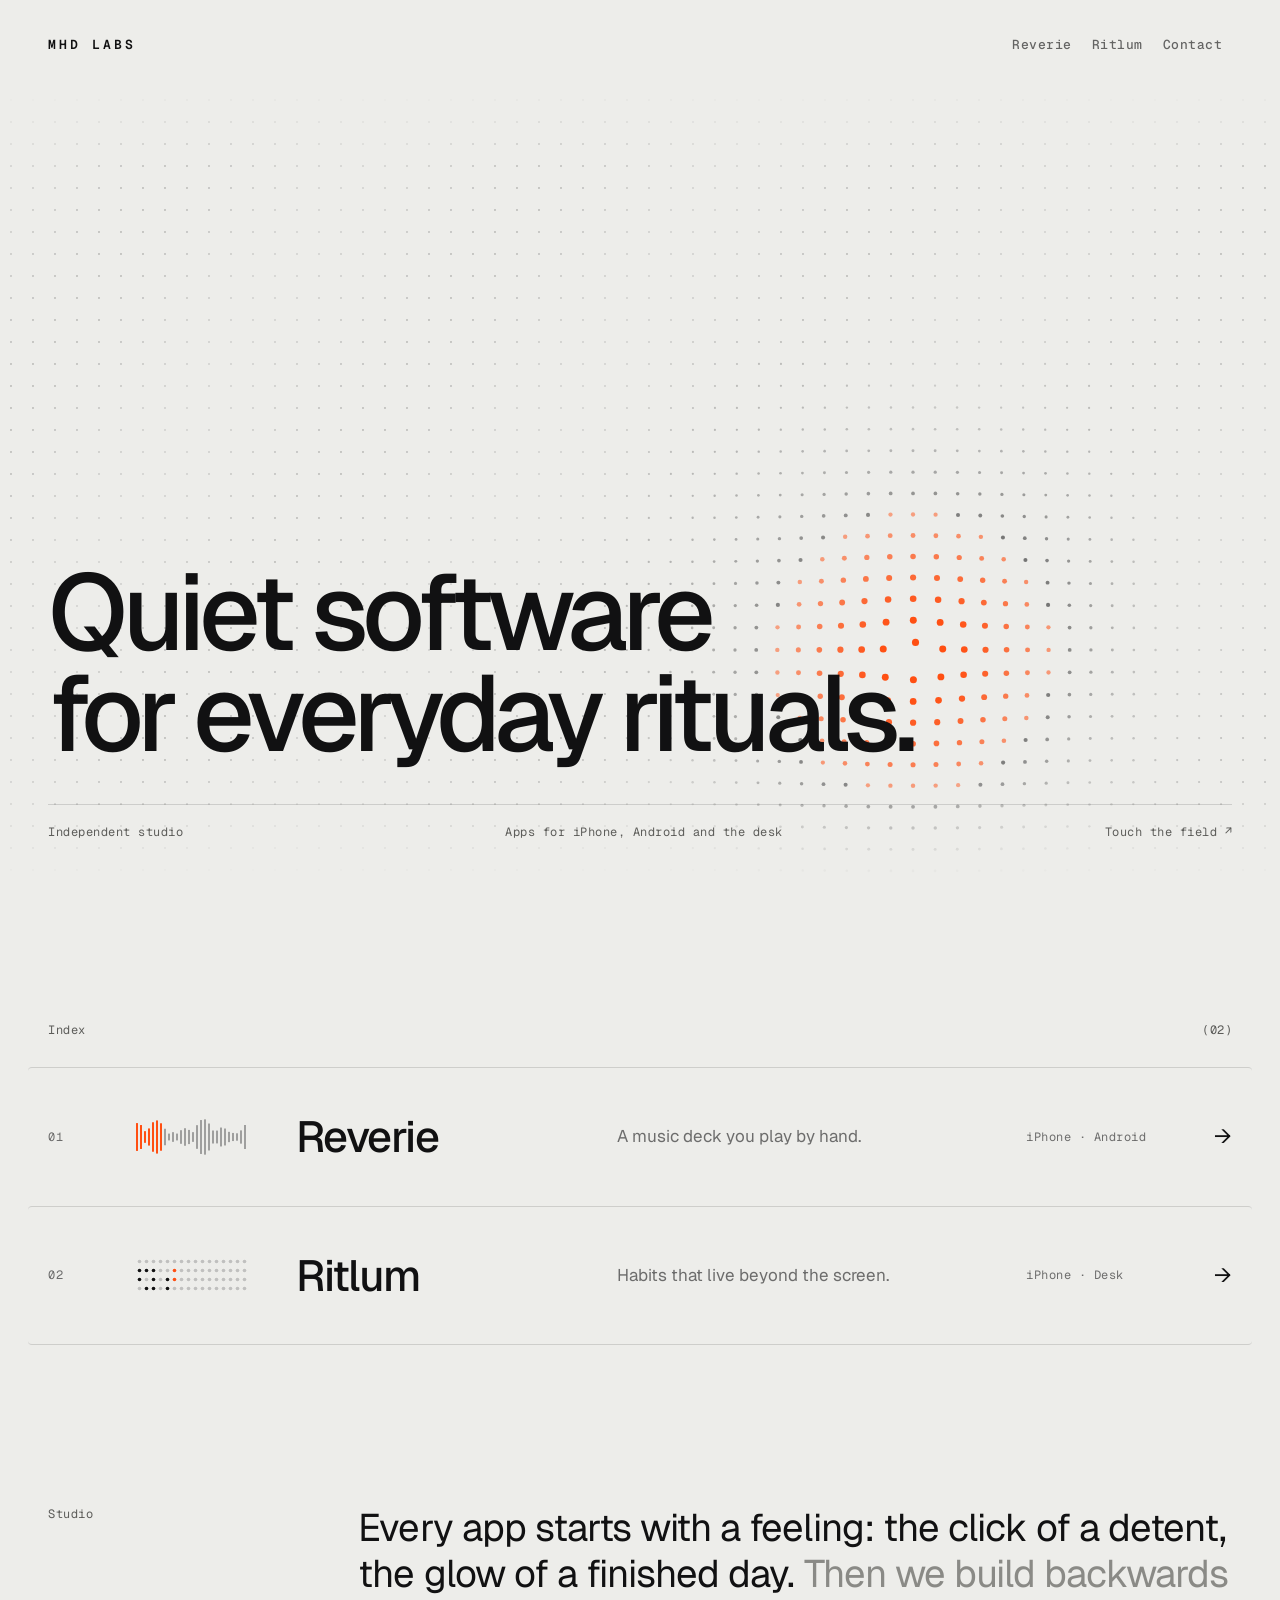
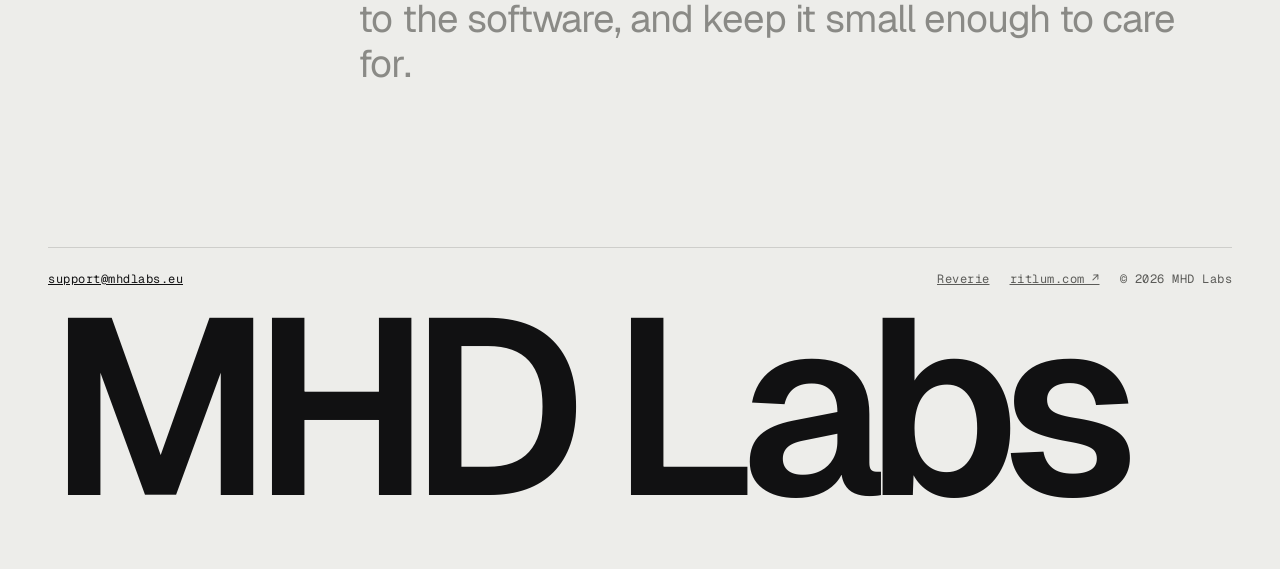
<file: index.html>
<!doctype html>
<html lang="en">
<head>
<meta charset="utf-8">
<meta name="viewport" content="width=device-width,initial-scale=1">
<title>MHD Labs</title>
<meta name="description" content="MHD Labs is an independent studio making Reverie and Ritlum.">
<link rel="preconnect" href="https://fonts.googleapis.com">
<link rel="preconnect" href="https://fonts.gstatic.com" crossorigin>
<link rel="stylesheet" href="https://fonts.googleapis.com/css2?family=Geist:wght@300..700&family=Geist+Mono:wght@400..600&display=swap">
<link rel="stylesheet" href="/style.css">
<script src="/site.js" defer></script>
</head>
<body>

<header class="wrap top">
  <a class="crumbs" href="/">MHD Labs</a>
  <nav class="nav">
    <a href="/reverie/">Reverie</a>
    <a href="/ritlum/">Ritlum</a>
    <a href="#contact">Contact</a>
  </nav>
</header>

<main>
  <section class="field-hero">
    <div class="field"><canvas data-draw="field" aria-hidden="true"></canvas></div>
    <div class="wrap">
      <h1 class="display">
        <span class="line"><span>Quiet software</span></span>
        <span class="line"><span>for everyday rituals.</span></span>
      </h1>
      <div class="hero-meta mono fade">
        <span>Independent studio</span>
        <span>Apps for iPhone, Android and the desk</span>
        <span>Touch the field ↗</span>
      </div>
    </div>
  </section>

  <section class="wrap section">
    <div class="label label-row"><span>Index</span><span>(02)</span></div>
    <div>
      <a class="row" href="/reverie/">
        <span class="mono dim">01</span>
        <span class="hide-sm"><canvas data-draw="wave" aria-hidden="true"></canvas></span>
        <span class="name">Reverie</span>
        <span class="desc dim hide-sm">A music deck you play by hand.</span>
        <span class="mono dim hide-sm">iPhone · Android</span>
        <span class="arrow" aria-hidden="true">→</span>
      </a>
      <a class="row" href="/ritlum/">
        <span class="mono dim">02</span>
        <span class="hide-sm"><canvas data-draw="grid" aria-hidden="true"></canvas></span>
        <span class="name">Ritlum</span>
        <span class="desc dim hide-sm">Habits that live beyond the screen.</span>
        <span class="mono dim hide-sm">iPhone · Desk</span>
        <span class="arrow" aria-hidden="true">→</span>
      </a>
    </div>
  </section>

  <section class="wrap statement">
    <span class="label">Studio</span>
    <div class="body">
      <p class="big">Every app starts with a feeling: the click of a detent, the glow of a finished day. <span class="soft">Then we build backwards to the software, and keep it small enough to care for.</span></p>
    </div>
  </section>
</main>

<footer id="contact" class="wrap foot">
  <div class="foot-bar mono">
    <a href="mailto:support@mhdlabs.eu" style="color: var(--ink)">support@mhdlabs.eu</a>
    <div class="links">
      <a href="/reverie/">Reverie</a>
      <a href="https://ritlum.com">ritlum.com ↗</a>
      <span>© 2026 MHD Labs</span>
    </div>
  </div>
  <div class="wordmark" aria-hidden="true">MHD Labs</div>
</footer>

</body>
</html>
</file>
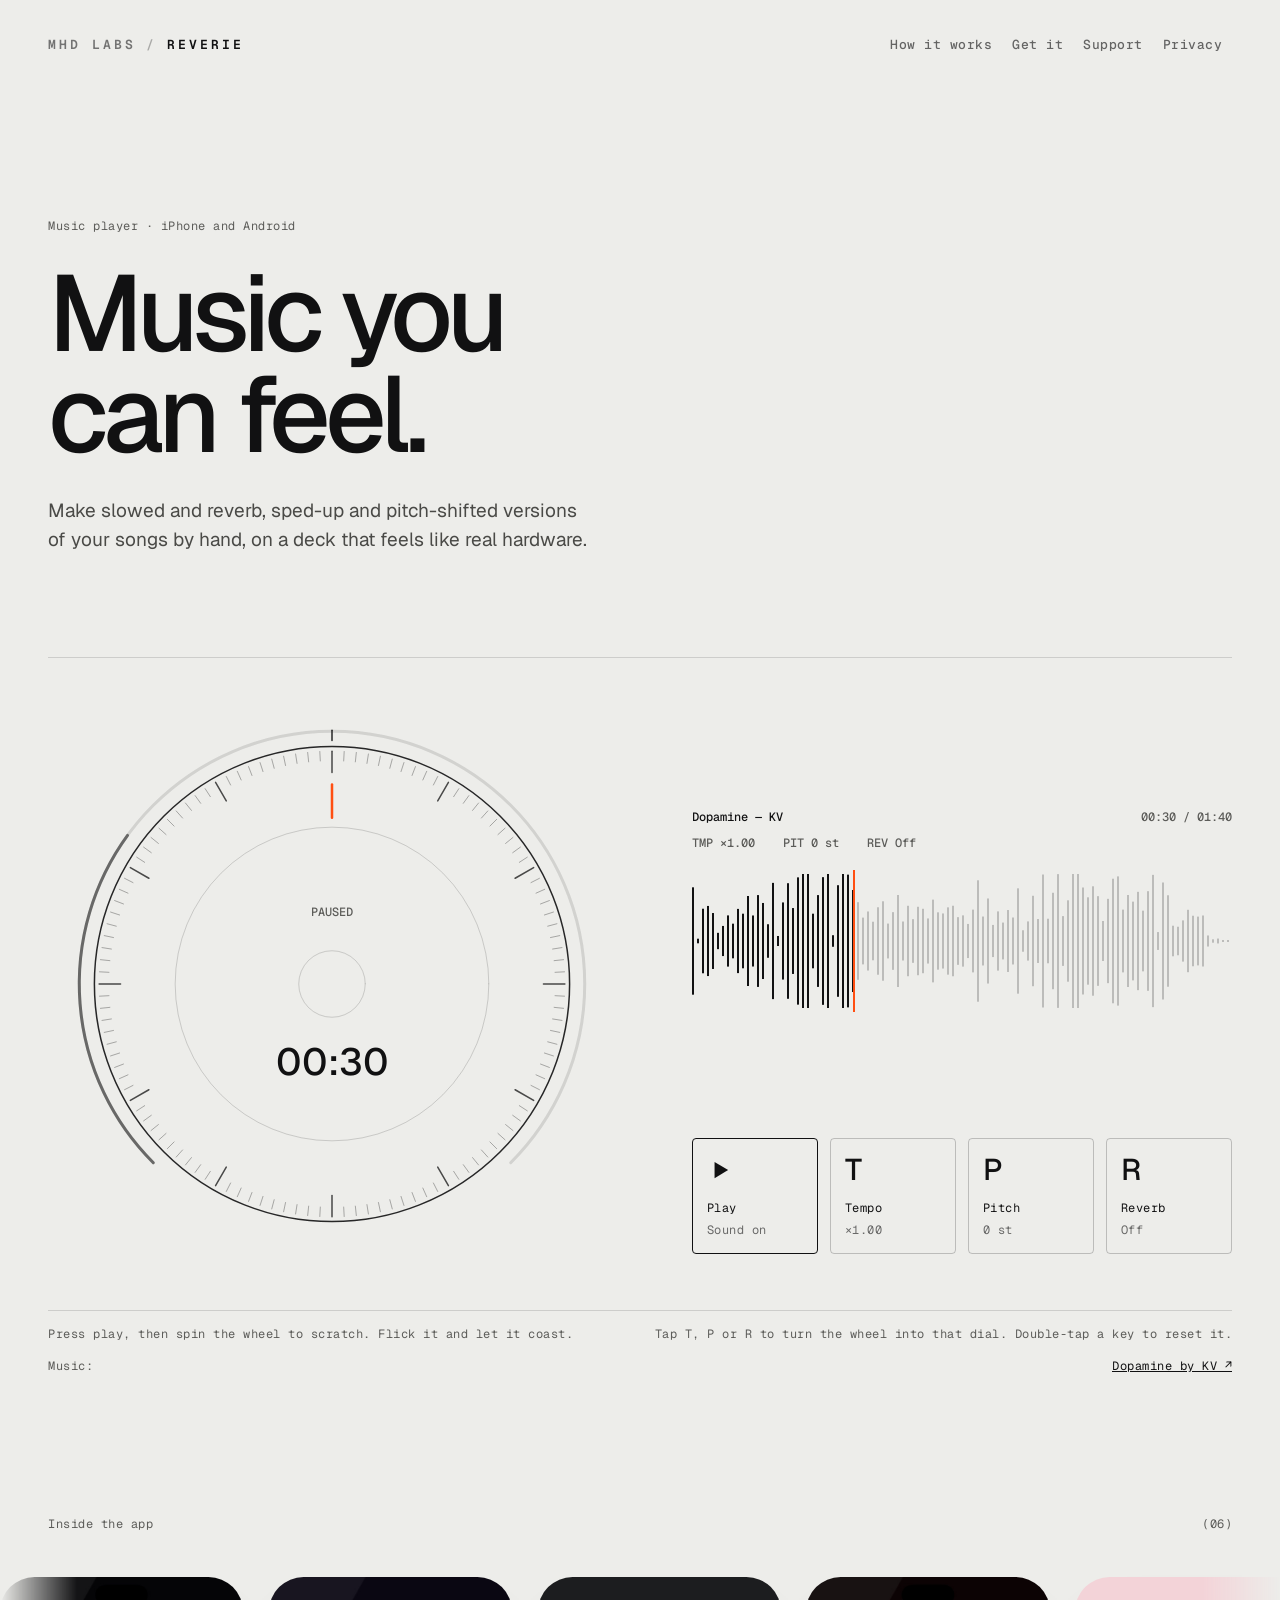
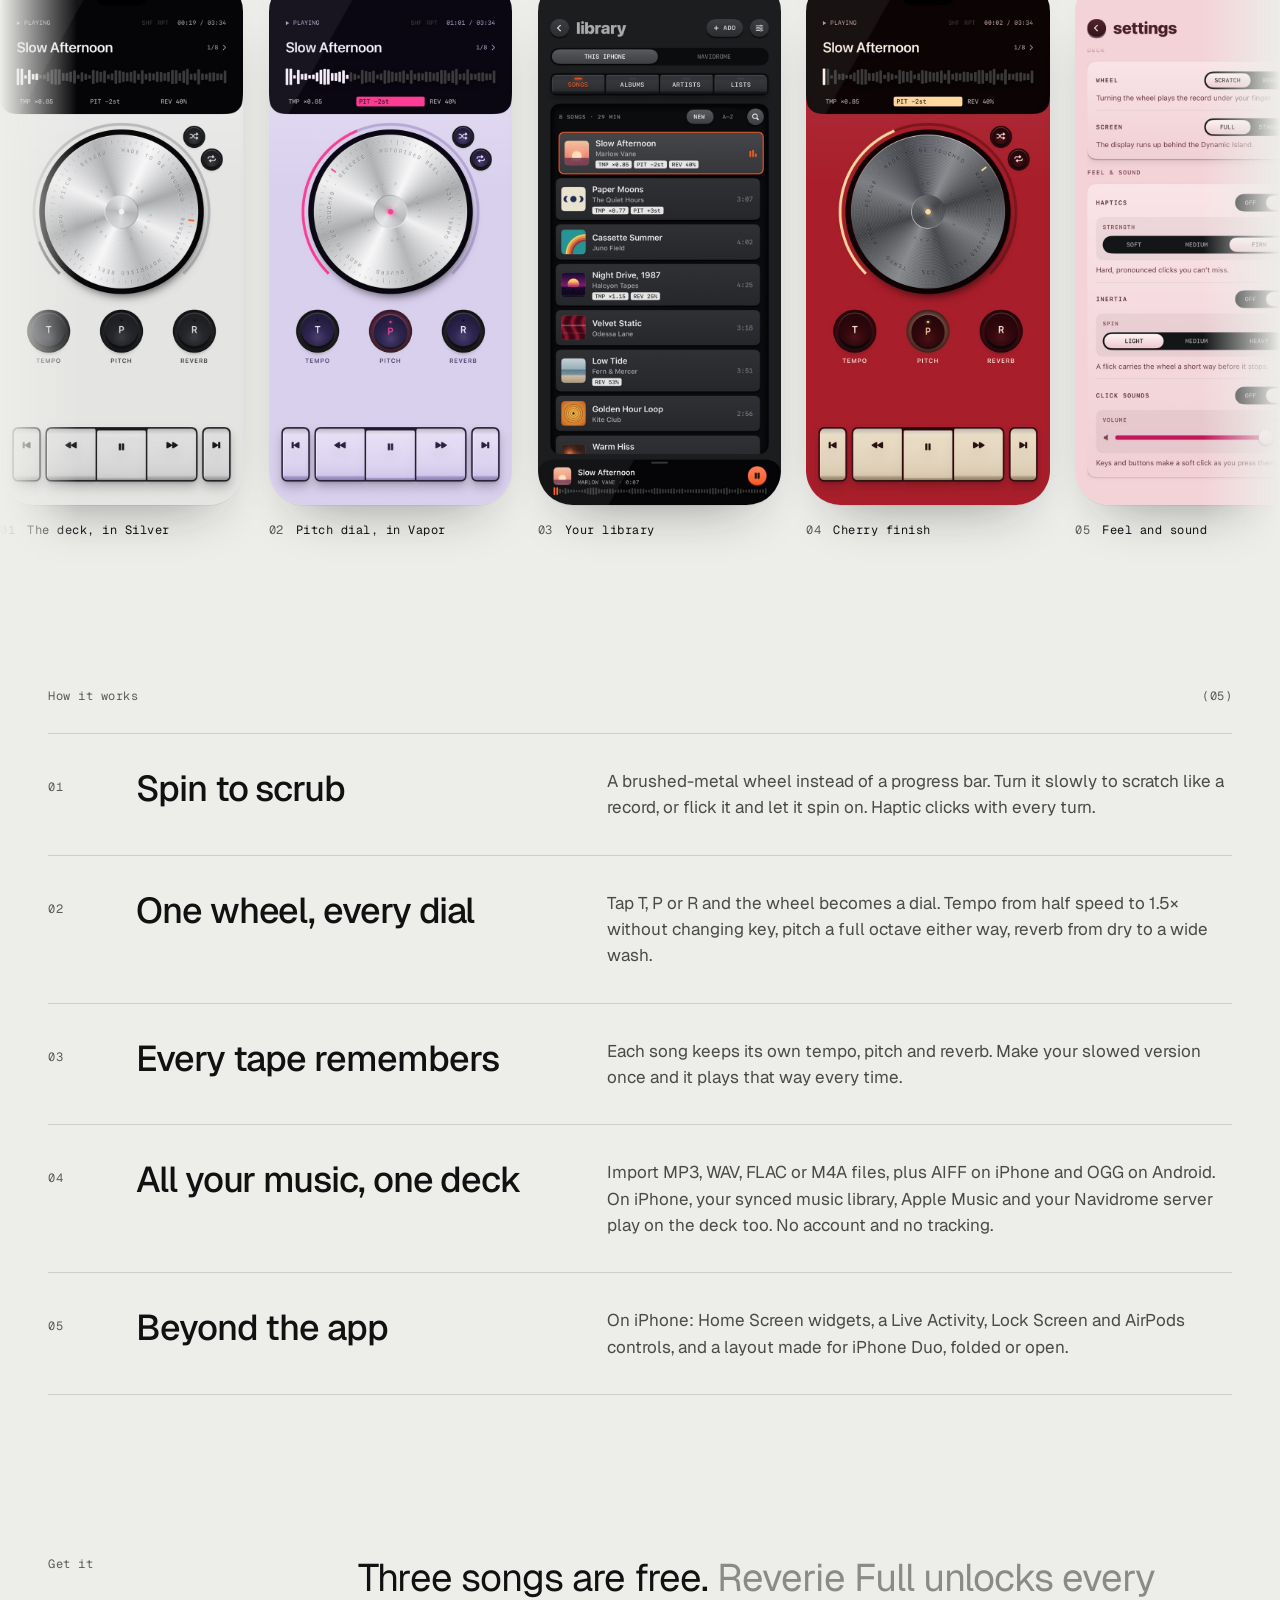
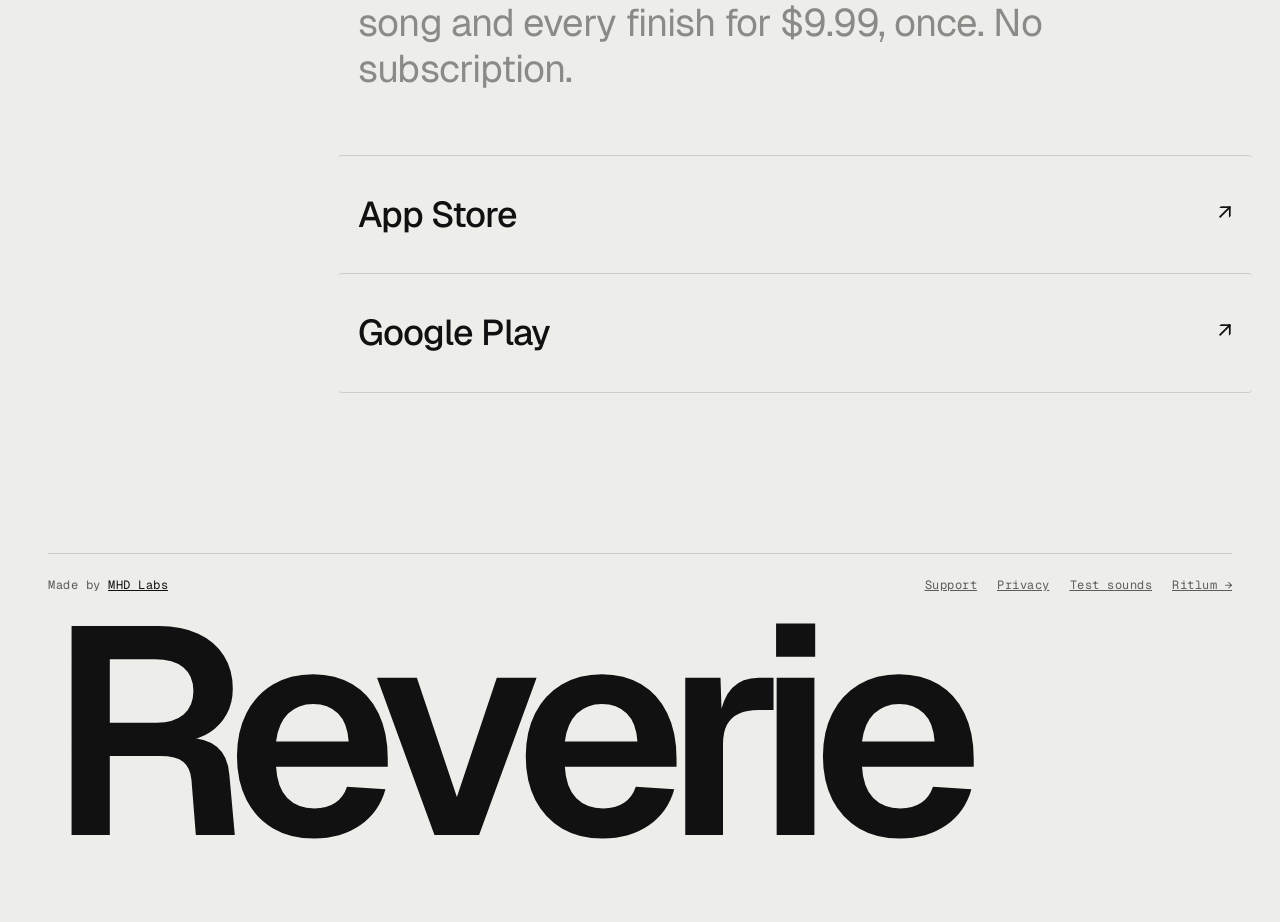
<file: reverie/index.html>
<!doctype html>
<html lang="en">
<head>
<meta charset="utf-8">
<meta name="viewport" content="width=device-width,initial-scale=1">
<title>Reverie</title>
<meta name="description" content="Reverie, music you can feel. Make slowed and reverb, sped-up and pitch-shifted versions of your songs by hand, on iPhone and Android.">
<link rel="preconnect" href="https://fonts.googleapis.com">
<link rel="preconnect" href="https://fonts.gstatic.com" crossorigin>
<link rel="stylesheet" href="https://fonts.googleapis.com/css2?family=Geist:wght@300..700&family=Geist+Mono:wght@400..600&display=swap">
<link rel="stylesheet" href="/style.css">
<script src="/site.js" defer></script>
</head>
<body>

<header class="wrap top">
  <div class="crumbs"><a class="up" href="/">MHD Labs</a><span class="sep">/</span><a href="/reverie/">Reverie</a></div>
  <nav class="nav">
    <a href="#how">How it works</a>
    <a href="#get">Get it</a>
    <a class="hide-sm" href="/reverie/support">Support</a>
    <a class="hide-sm" href="/reverie/privacy">Privacy</a>
  </nav>
</header>

<main>
  <section class="wrap hero">
    <p class="label fade">Music player · iPhone and Android</p>
    <h1 class="display">
      <span class="line"><span>Music you</span></span>
      <span class="line"><span>can feel.</span></span>
    </h1>
    <p class="lede fade">Make slowed and reverb, sped-up and pitch-shifted versions of your songs by hand, on a deck that feels like real hardware.</p>
  </section>

  <section class="wrap instrument fade" data-deck data-track="/reverie/audio/dopamine-by-kv.mp3" data-duration="101">
    <div class="deck">
      <canvas class="tape" aria-hidden="true"></canvas>
      <canvas class="wheel" data-draw="deck" tabindex="0" role="slider" aria-label="Wheel. Turn to scrub, or to set the selected dial. Space plays or pauses." aria-valuetext="Paused"></canvas>
      <div class="keys" role="group" aria-label="Deck controls">
        <button type="button" class="key play" data-play aria-pressed="false" aria-label="Play">
          <span class="k" aria-hidden="true">
            <svg class="i-play" viewBox="0 0 24 24" width="26" height="26"><path d="M7 4.5v15l12.5-7.5z" fill="currentColor"/></svg>
            <svg class="i-pause" viewBox="0 0 24 24" width="26" height="26"><path d="M6.5 4.5h4v15h-4zM13.5 4.5h4v15h-4z" fill="currentColor"/></svg>
          </span>
          <span class="mono">Play</span><output class="mono">Sound on</output>
        </button>
        <button type="button" class="key" data-mode="tempo" aria-pressed="false"><span class="k">T</span><span class="mono">Tempo</span><output class="mono"></output></button>
        <button type="button" class="key" data-mode="pitch" aria-pressed="false"><span class="k">P</span><span class="mono">Pitch</span><output class="mono"></output></button>
        <button type="button" class="key" data-mode="reverb" aria-pressed="false"><span class="k">R</span><span class="mono">Reverb</span><output class="mono"></output></button>
      </div>
    </div>
    <p class="hint mono"><span>Press play, then spin the wheel to scratch. Flick it and let it coast.</span><span>Tap T, P or R to turn the wheel into that dial. Double-tap a key to reset it.</span></p>
    <p class="hint mono">Music: <a href="https://youtube.com/c/KVmusicprod" style="color: var(--ink)">Dopamine by KV ↗</a></p>
  </section>

  <section class="section">
    <div class="wrap label label-row" style="margin-bottom: 36px"><span>Inside the app</span><span>(06)</span></div>
    <div class="reel">
      <ul class="strip">
        <li><figure class="shot"><img src="/reverie/screens/deck-silver.jpg" alt="Reverie deck in the Silver finish, playing Slow Afternoon" width="660" height="1434" loading="lazy"><figcaption class="mono"><span>01</span><span>The deck, in Silver</span></figcaption></figure></li>
        <li><figure class="shot"><img src="/reverie/screens/deck-vapor-p.jpg" alt="The wheel turned into the pitch dial, in the lilac Vapor finish" width="660" height="1434" loading="lazy"><figcaption class="mono"><span>02</span><span>Pitch dial, in Vapor</span></figcaption></figure></li>
        <li><figure class="shot"><img src="/reverie/screens/library-graphite.jpg" alt="Library of songs, each tagged with its saved tempo, pitch and reverb" width="660" height="1434" loading="lazy"><figcaption class="mono"><span>03</span><span>Your library</span></figcaption></figure></li>
        <li><figure class="shot"><img src="/reverie/screens/deck-cherry-p.jpg" alt="Reverie deck in the lacquer-red Cherry finish" width="660" height="1434" loading="lazy"><figcaption class="mono"><span>04</span><span>Cherry finish</span></figcaption></figure></li>
        <li><figure class="shot"><img src="/reverie/screens/settings-feel-sakura.jpg" alt="Settings for wheel mode, haptic strength, inertia and click sounds" width="660" height="1434" loading="lazy"><figcaption class="mono"><span>05</span><span>Feel and sound</span></figcaption></figure></li>
        <li><figure class="shot"><img src="/reverie/screens/deck-phosphor.jpg" alt="Reverie deck in the green Phosphor finish" width="660" height="1434" loading="lazy"><figcaption class="mono"><span>06</span><span>Phosphor finish</span></figcaption></figure></li>
        <li aria-hidden="true"><figure class="shot"><img src="/reverie/screens/deck-silver.jpg" alt="" width="660" height="1434" loading="lazy"><figcaption class="mono"><span>01</span><span>The deck, in Silver</span></figcaption></figure></li>
        <li aria-hidden="true"><figure class="shot"><img src="/reverie/screens/deck-vapor-p.jpg" alt="" width="660" height="1434" loading="lazy"><figcaption class="mono"><span>02</span><span>Pitch dial, in Vapor</span></figcaption></figure></li>
        <li aria-hidden="true"><figure class="shot"><img src="/reverie/screens/library-graphite.jpg" alt="" width="660" height="1434" loading="lazy"><figcaption class="mono"><span>03</span><span>Your library</span></figcaption></figure></li>
        <li aria-hidden="true"><figure class="shot"><img src="/reverie/screens/deck-cherry-p.jpg" alt="" width="660" height="1434" loading="lazy"><figcaption class="mono"><span>04</span><span>Cherry finish</span></figcaption></figure></li>
        <li aria-hidden="true"><figure class="shot"><img src="/reverie/screens/settings-feel-sakura.jpg" alt="" width="660" height="1434" loading="lazy"><figcaption class="mono"><span>05</span><span>Feel and sound</span></figcaption></figure></li>
        <li aria-hidden="true"><figure class="shot"><img src="/reverie/screens/deck-phosphor.jpg" alt="" width="660" height="1434" loading="lazy"><figcaption class="mono"><span>06</span><span>Phosphor finish</span></figcaption></figure></li>
      </ul>
    </div>
  </section>

  <section id="how" class="wrap" style="padding-top: 100px">
    <div class="label label-row"><span>How it works</span><span>(05)</span></div>
    <div>
      <div class="feat">
        <span class="num mono">01</span>
        <h3>Spin to scrub</h3>
        <p>A brushed-metal wheel instead of a progress bar. Turn it slowly to scratch like a record, or flick it and let it spin on. Haptic clicks with every turn.</p>
      </div>
      <div class="feat">
        <span class="num mono">02</span>
        <h3>One wheel, every dial</h3>
        <p>Tap T, P or R and the wheel becomes a dial. Tempo from half speed to 1.5× without changing key, pitch a full octave either way, reverb from dry to a wide wash.</p>
      </div>
      <div class="feat">
        <span class="num mono">03</span>
        <h3>Every tape remembers</h3>
        <p>Each song keeps its own tempo, pitch and reverb. Make your slowed version once and it plays that way every time.</p>
      </div>
      <div class="feat">
        <span class="num mono">04</span>
        <h3>All your music, one deck</h3>
        <p>Import MP3, WAV, FLAC or M4A files, plus AIFF on iPhone and OGG on Android. On iPhone, your synced music library, Apple Music and your Navidrome server play on the deck too. No account and no tracking.</p>
      </div>
      <div class="feat">
        <span class="num mono">05</span>
        <h3>Beyond the app</h3>
        <p>On iPhone: Home Screen widgets, a Live Activity, Lock Screen and AirPods controls, and a layout made for iPhone Duo, folded or open.</p>
      </div>
    </div>
  </section>

  <section id="get" class="wrap statement">
    <span class="label">Get it</span>
    <div class="body">
      <p class="big">Three songs are free. <span class="soft">Reverie Full unlocks every song and every finish for $9.99, once. No subscription.</span></p>
      <div class="go-list">
        <a class="go" href="https://apps.apple.com/app/id6829723858"><span>App Store</span><span class="arrow" aria-hidden="true">↗</span></a>
        <a class="go" href="https://play.google.com/store/apps/details?id=com.mhd3v.reverie"><span>Google Play</span><span class="arrow" aria-hidden="true">↗</span></a>
      </div>
    </div>
  </section>
</main>

<footer class="wrap foot">
  <div class="foot-bar mono">
    <span>Made by <a href="/" style="color: var(--ink)">MHD Labs</a></span>
    <div class="links">
      <a href="/reverie/support">Support</a>
      <a href="/reverie/privacy">Privacy</a>
      <a href="/reverie/samples/">Test sounds</a>
      <a href="/ritlum/">Ritlum →</a>
    </div>
  </div>
  <div class="wordmark app" aria-hidden="true">Reverie</div>
</footer>

</body>
</html>
</file>
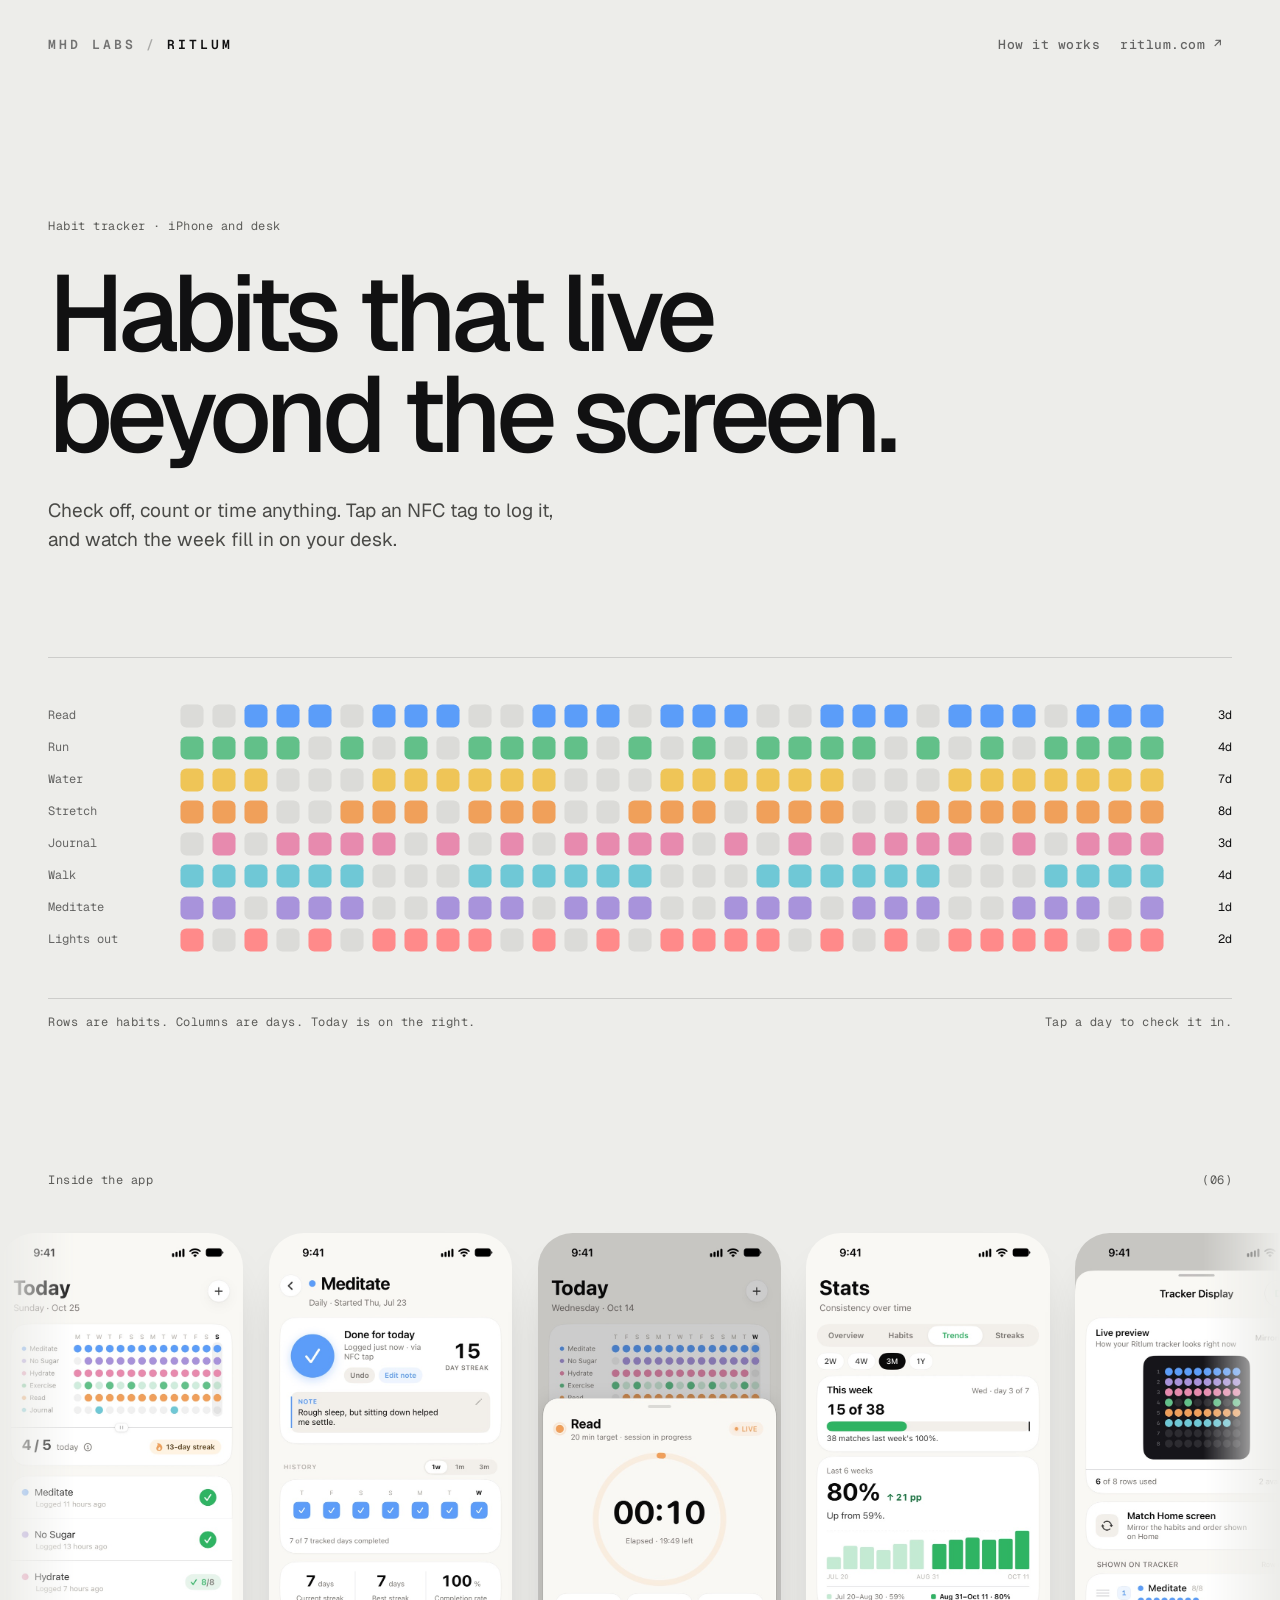
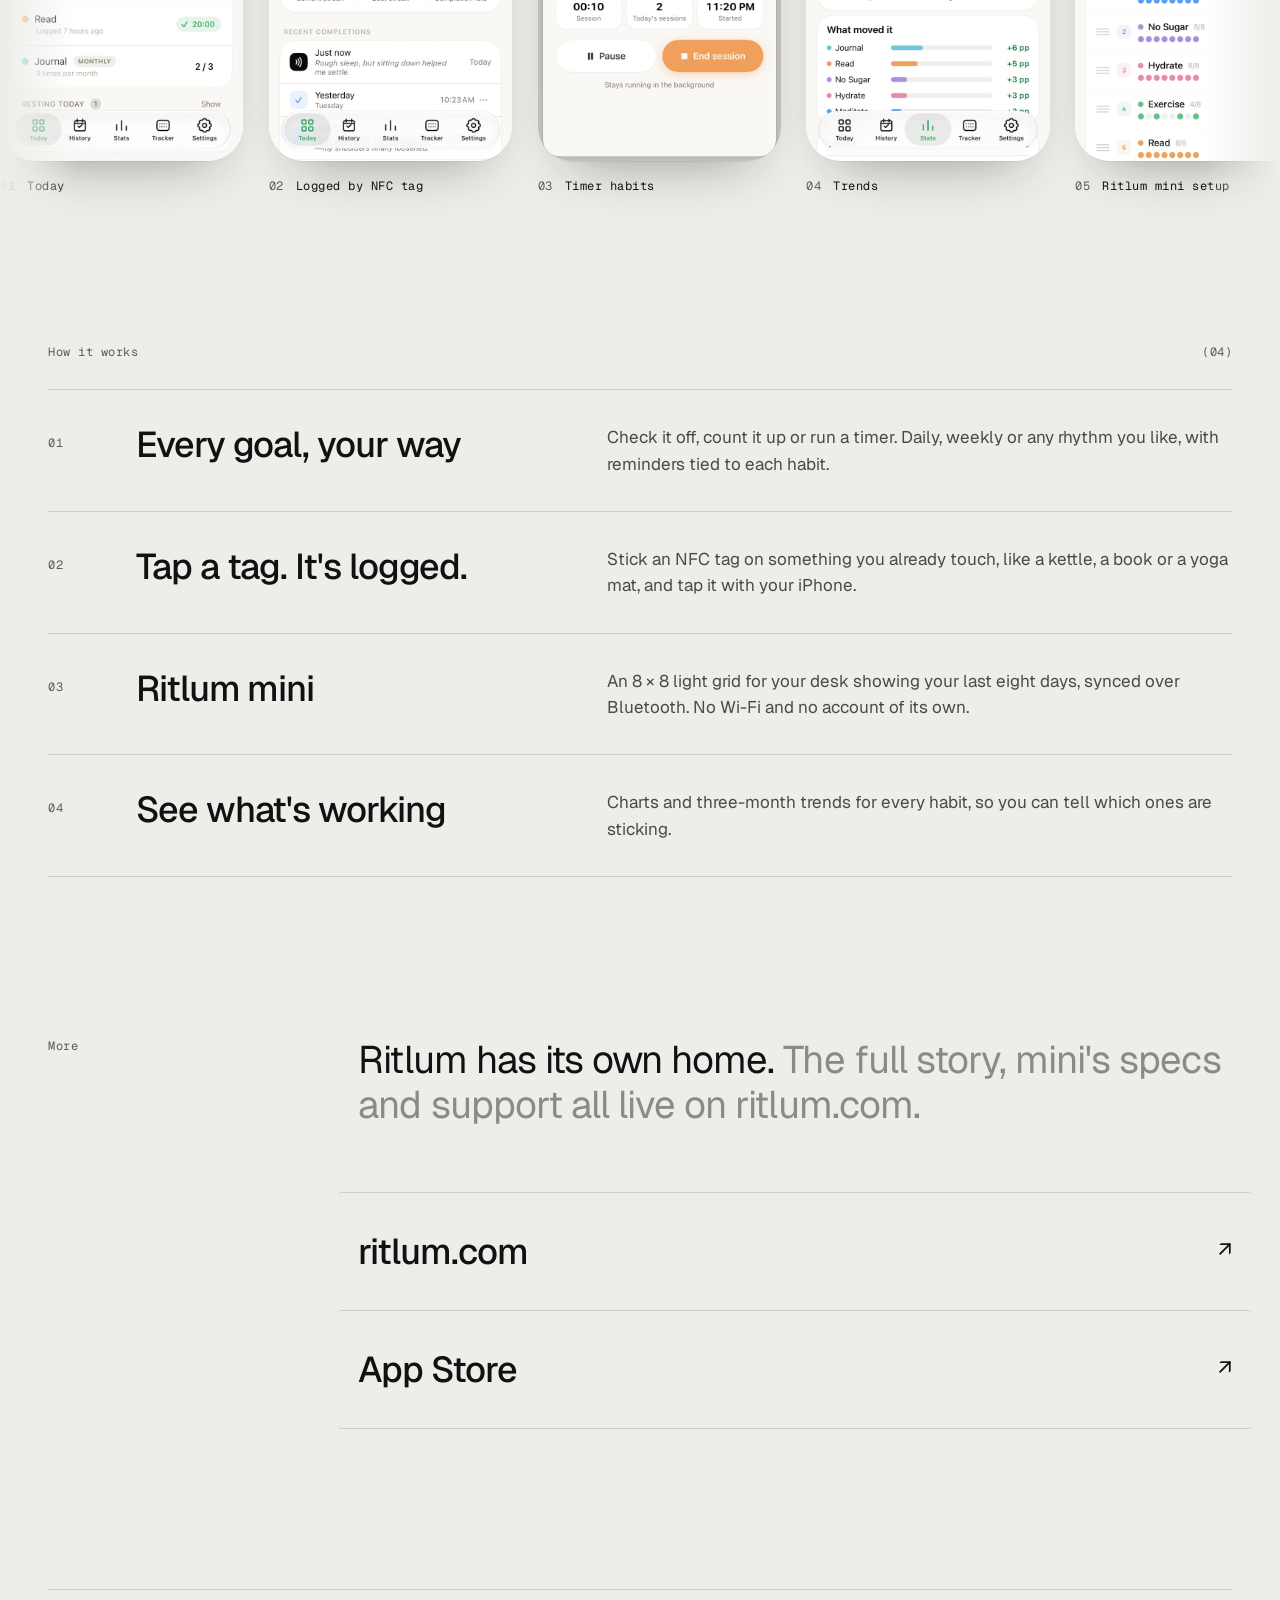
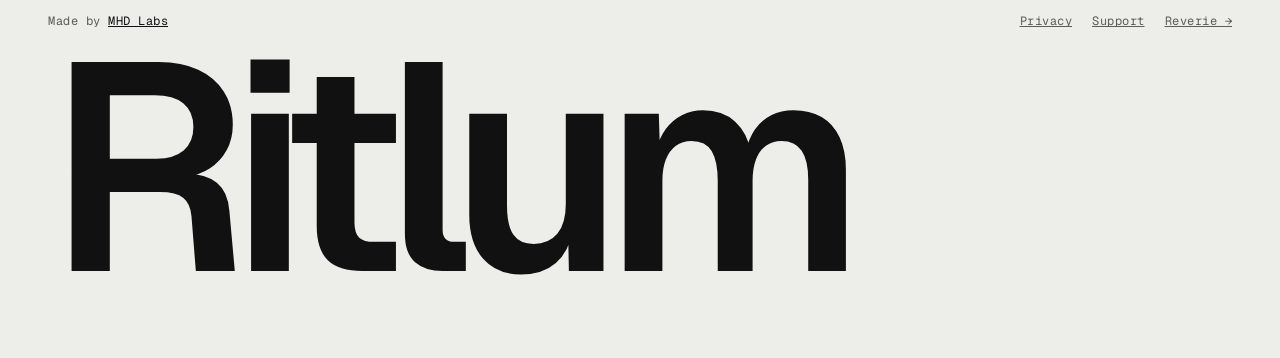
<file: ritlum/index.html>
<!doctype html>
<html lang="en">
<head>
<meta charset="utf-8">
<meta name="viewport" content="width=device-width,initial-scale=1">
<title>Ritlum</title>
<meta name="description" content="Ritlum is a habit tracker for iPhone with NFC check-ins and Ritlum mini, a light grid for your desk.">
<link rel="preconnect" href="https://fonts.googleapis.com">
<link rel="preconnect" href="https://fonts.gstatic.com" crossorigin>
<link rel="stylesheet" href="https://fonts.googleapis.com/css2?family=Geist:wght@300..700&family=Geist+Mono:wght@400..600&display=swap">
<link rel="stylesheet" href="/style.css">
<script src="/site.js" defer></script>
</head>
<body>

<header class="wrap top">
  <div class="crumbs"><a class="up" href="/">MHD Labs</a><span class="sep">/</span><a href="/ritlum/">Ritlum</a></div>
  <nav class="nav">
    <a href="#how">How it works</a>
    <a href="https://ritlum.com">ritlum.com ↗</a>
  </nav>
</header>

<main>
  <section class="wrap hero">
    <p class="label fade">Habit tracker · iPhone and desk</p>
    <h1 class="display">
      <span class="line"><span>Habits that live</span></span>
      <span class="line"><span>beyond the screen.</span></span>
    </h1>
    <p class="lede fade">Check off, count or time anything. Tap an NFC tag to log it, and watch the week fill in on your desk.</p>
  </section>

  <section class="wrap instrument fade">
    <div class="frame"><canvas class="habits" data-draw="habits" role="img" aria-label="Interactive habit grid. Rows are habits, columns are days. Tap a day to check it in."></canvas></div>
    <p class="hint mono"><span>Rows are habits. Columns are days. Today is on the right.</span><span>Tap a day to check it in.</span></p>
  </section>

  <section class="section">
    <div class="wrap label label-row" style="margin-bottom: 36px"><span>Inside the app</span><span>(06)</span></div>
    <div class="reel">
      <ul class="strip">
        <li><figure class="shot"><img src="/ritlum/screens/today-light.jpg" alt="Today screen with a week of habits as a dot grid and today's check-ins" width="660" height="1435" loading="lazy"><figcaption class="mono"><span>01</span><span>Today</span></figcaption></figure></li>
        <li><figure class="shot"><img src="/ritlum/screens/meditate-nfc-logged.jpg" alt="Meditate habit logged by tapping an NFC tag, with a 15 day streak" width="660" height="1435" loading="lazy"><figcaption class="mono"><span>02</span><span>Logged by NFC tag</span></figcaption></figure></li>
        <li><figure class="shot"><img src="/ritlum/screens/read-timer.jpg" alt="A running 20 minute reading timer" width="660" height="1435" loading="lazy"><figcaption class="mono"><span>03</span><span>Timer habits</span></figcaption></figure></li>
        <li><figure class="shot"><img src="/ritlum/screens/stats-trends.jpg" alt="Trends showing completion rising to 80 percent over eight weeks" width="660" height="1435" loading="lazy"><figcaption class="mono"><span>04</span><span>Trends</span></figcaption></figure></li>
        <li><figure class="shot"><img src="/ritlum/screens/tracker-display.jpg" alt="Tracker Display settings with a live preview of Ritlum mini" width="660" height="1435" loading="lazy"><figcaption class="mono"><span>05</span><span>Ritlum mini setup</span></figcaption></figure></li>
        <li><figure class="shot"><img src="/ritlum/screens/today-dark.jpg" alt="Today screen in dark mode" width="660" height="1435" loading="lazy"><figcaption class="mono"><span>06</span><span>Today, after dark</span></figcaption></figure></li>
        <li aria-hidden="true"><figure class="shot"><img src="/ritlum/screens/today-light.jpg" alt="" width="660" height="1435" loading="lazy"><figcaption class="mono"><span>01</span><span>Today</span></figcaption></figure></li>
        <li aria-hidden="true"><figure class="shot"><img src="/ritlum/screens/meditate-nfc-logged.jpg" alt="" width="660" height="1435" loading="lazy"><figcaption class="mono"><span>02</span><span>Logged by NFC tag</span></figcaption></figure></li>
        <li aria-hidden="true"><figure class="shot"><img src="/ritlum/screens/read-timer.jpg" alt="" width="660" height="1435" loading="lazy"><figcaption class="mono"><span>03</span><span>Timer habits</span></figcaption></figure></li>
        <li aria-hidden="true"><figure class="shot"><img src="/ritlum/screens/stats-trends.jpg" alt="" width="660" height="1435" loading="lazy"><figcaption class="mono"><span>04</span><span>Trends</span></figcaption></figure></li>
        <li aria-hidden="true"><figure class="shot"><img src="/ritlum/screens/tracker-display.jpg" alt="" width="660" height="1435" loading="lazy"><figcaption class="mono"><span>05</span><span>Ritlum mini setup</span></figcaption></figure></li>
        <li aria-hidden="true"><figure class="shot"><img src="/ritlum/screens/today-dark.jpg" alt="" width="660" height="1435" loading="lazy"><figcaption class="mono"><span>06</span><span>Today, after dark</span></figcaption></figure></li>
      </ul>
    </div>
  </section>

  <section id="how" class="wrap" style="padding-top: 100px">
    <div class="label label-row"><span>How it works</span><span>(04)</span></div>
    <div>
      <div class="feat">
        <span class="num mono">01</span>
        <h3>Every goal, your way</h3>
        <p>Check it off, count it up or run a timer. Daily, weekly or any rhythm you like, with reminders tied to each habit.</p>
      </div>
      <div class="feat">
        <span class="num mono">02</span>
        <h3>Tap a tag. It's logged.</h3>
        <p>Stick an NFC tag on something you already touch, like a kettle, a book or a yoga mat, and tap it with your iPhone.</p>
      </div>
      <div class="feat">
        <span class="num mono">03</span>
        <h3>Ritlum mini</h3>
        <p>An 8 × 8 light grid for your desk showing your last eight days, synced over Bluetooth. No Wi-Fi and no account of its own.</p>
      </div>
      <div class="feat">
        <span class="num mono">04</span>
        <h3>See what's working</h3>
        <p>Charts and three-month trends for every habit, so you can tell which ones are sticking.</p>
      </div>
    </div>
  </section>

  <section class="wrap statement">
    <span class="label">More</span>
    <div class="body">
      <p class="big">Ritlum has its own home. <span class="soft">The full story, mini's specs and support all live on ritlum.com.</span></p>
      <div class="go-list">
        <a class="go" href="https://ritlum.com"><span>ritlum.com</span><span class="arrow" aria-hidden="true">↗</span></a>
        <a class="go" href="https://apps.apple.com/us/app/ritlum-habit-tracker/id6788856420"><span>App Store</span><span class="arrow" aria-hidden="true">↗</span></a>
      </div>
    </div>
  </section>
</main>

<footer class="wrap foot">
  <div class="foot-bar mono">
    <span>Made by <a href="/" style="color: var(--ink)">MHD Labs</a></span>
    <div class="links">
      <a href="https://ritlum.com/privacy/">Privacy</a>
      <a href="https://ritlum.com/contact/">Support</a>
      <a href="/reverie/">Reverie →</a>
    </div>
  </div>
  <div class="wordmark app" aria-hidden="true">Ritlum</div>
</footer>

</body>
</html>
</file>
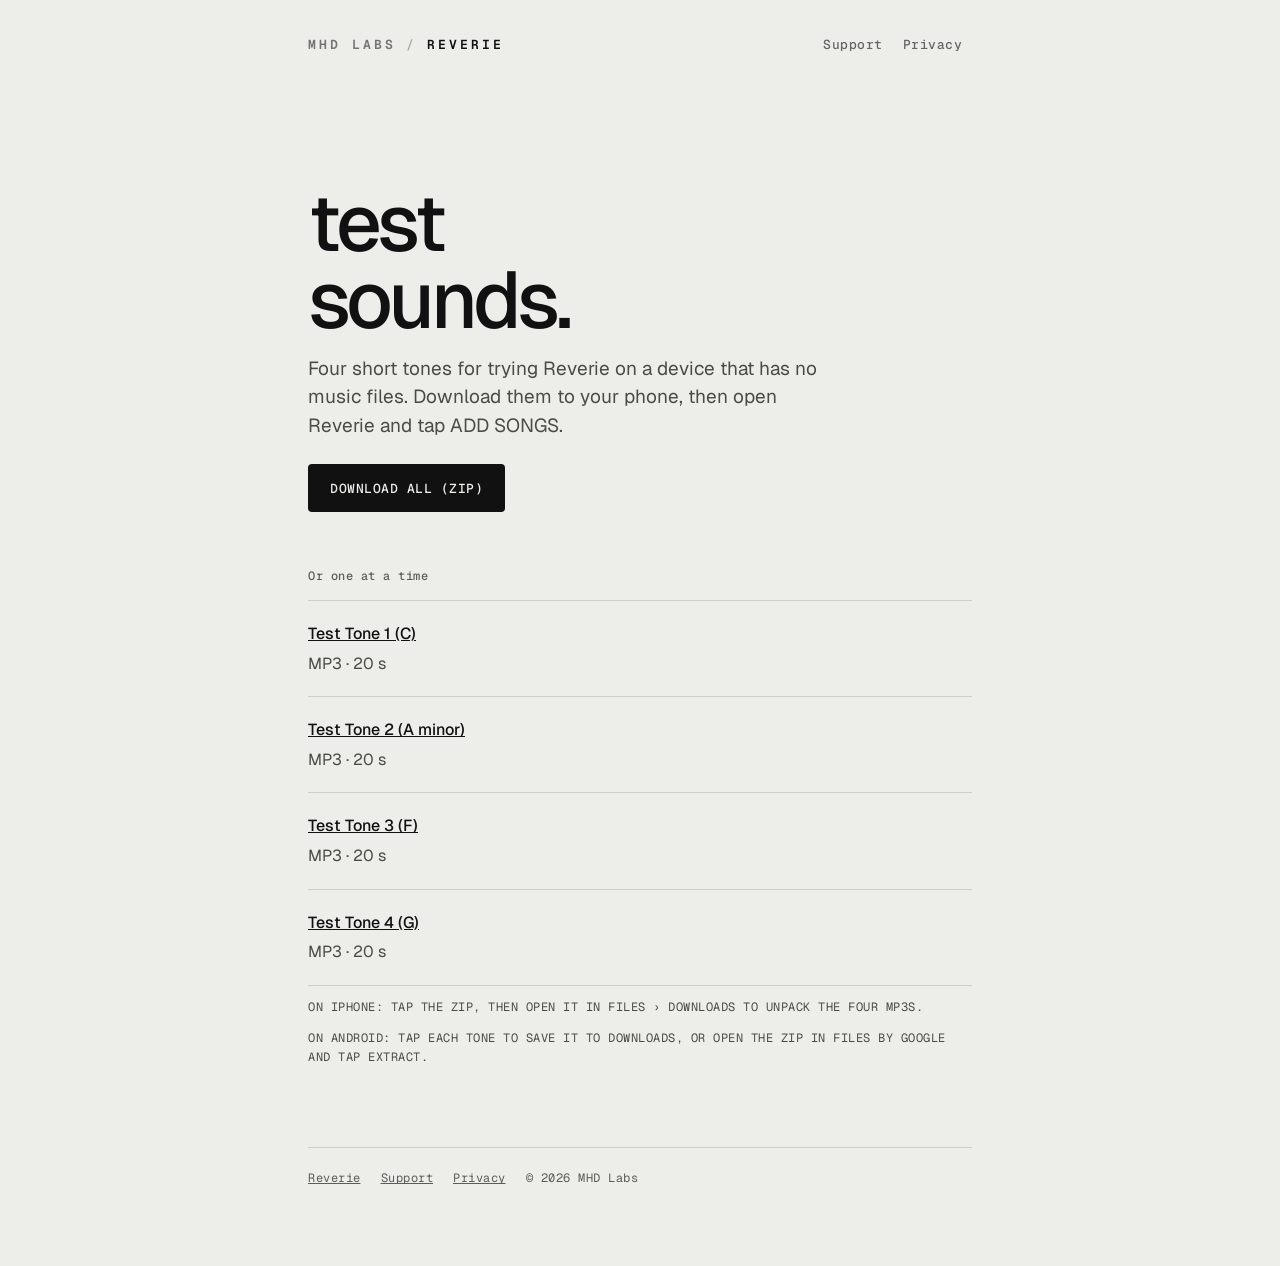
<file: reverie/samples/index.html>
<!doctype html><html lang="en"><head><meta charset="utf-8"><meta name="viewport" content="width=device-width,initial-scale=1"><link rel="preconnect" href="https://fonts.googleapis.com"><link rel="preconnect" href="https://fonts.gstatic.com" crossorigin><link rel="stylesheet" href="https://fonts.googleapis.com/css2?family=Geist:wght@300..700&family=Geist+Mono:wght@400..600&display=swap"><link rel="stylesheet" href="/style.css"><title>Reverie Test Sounds</title><meta name="description" content="Short test tones for trying Reverie."><meta name="robots" content="noindex"></head><body><main class="doc">
<header class="top"><div class="crumbs"><a class="up" href="/">MHD Labs</a><span class="sep">/</span><a href="/reverie/">Reverie</a></div><nav class="nav"><a href="/reverie/support">Support</a><a href="/reverie/privacy">Privacy</a></nav></header>
<h1>test<br><em>sounds.</em></h1>
<p class="lede">Four short tones for trying Reverie on a device that has no music files. Download them to your phone, then open Reverie and tap ADD SONGS.</p>
<a class="btn" href="/reverie/samples/reverie-test-sounds.zip">DOWNLOAD ALL (ZIP)</a>
<h2>Or one at a time</h2>
<div class="card">
<div><b><a href="/reverie/samples/reverie-test-1.mp3" download>Test Tone 1 (C)</a></b>MP3 · 20 s</div>
<div><b><a href="/reverie/samples/reverie-test-2.mp3" download>Test Tone 2 (A minor)</a></b>MP3 · 20 s</div>
<div><b><a href="/reverie/samples/reverie-test-3.mp3" download>Test Tone 3 (F)</a></b>MP3 · 20 s</div>
<div><b><a href="/reverie/samples/reverie-test-4.mp3" download>Test Tone 4 (G)</a></b>MP3 · 20 s</div>
</div>
<p class="meta">ON IPHONE: TAP THE ZIP, THEN OPEN IT IN FILES › DOWNLOADS TO UNPACK THE FOUR MP3S.</p>
<p class="meta">ON ANDROID: TAP EACH TONE TO SAVE IT TO DOWNLOADS, OR OPEN THE ZIP IN FILES BY GOOGLE AND TAP EXTRACT.</p>
<footer><a href="/reverie/">Reverie</a><a href="/reverie/support">Support</a><a href="/reverie/privacy">Privacy</a><span>© 2026 MHD Labs</span></footer></main></body></html>
</file>
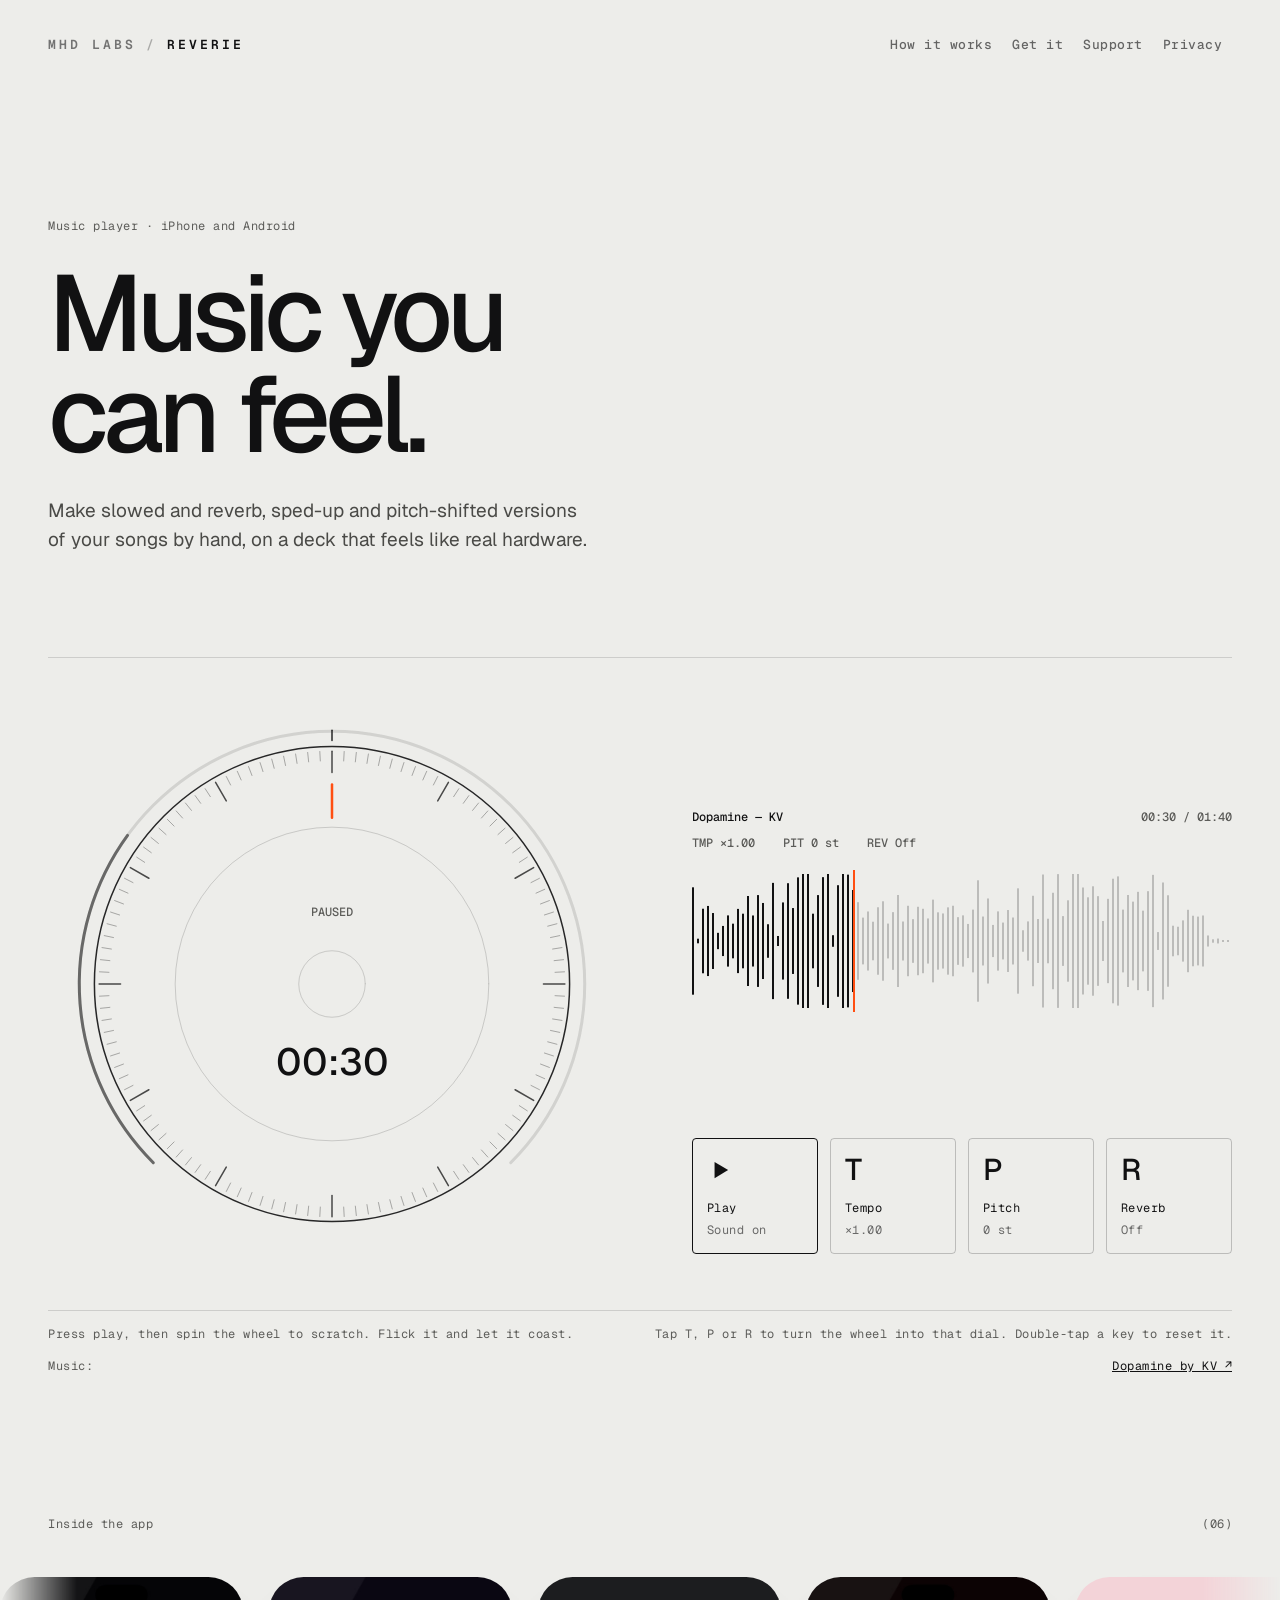
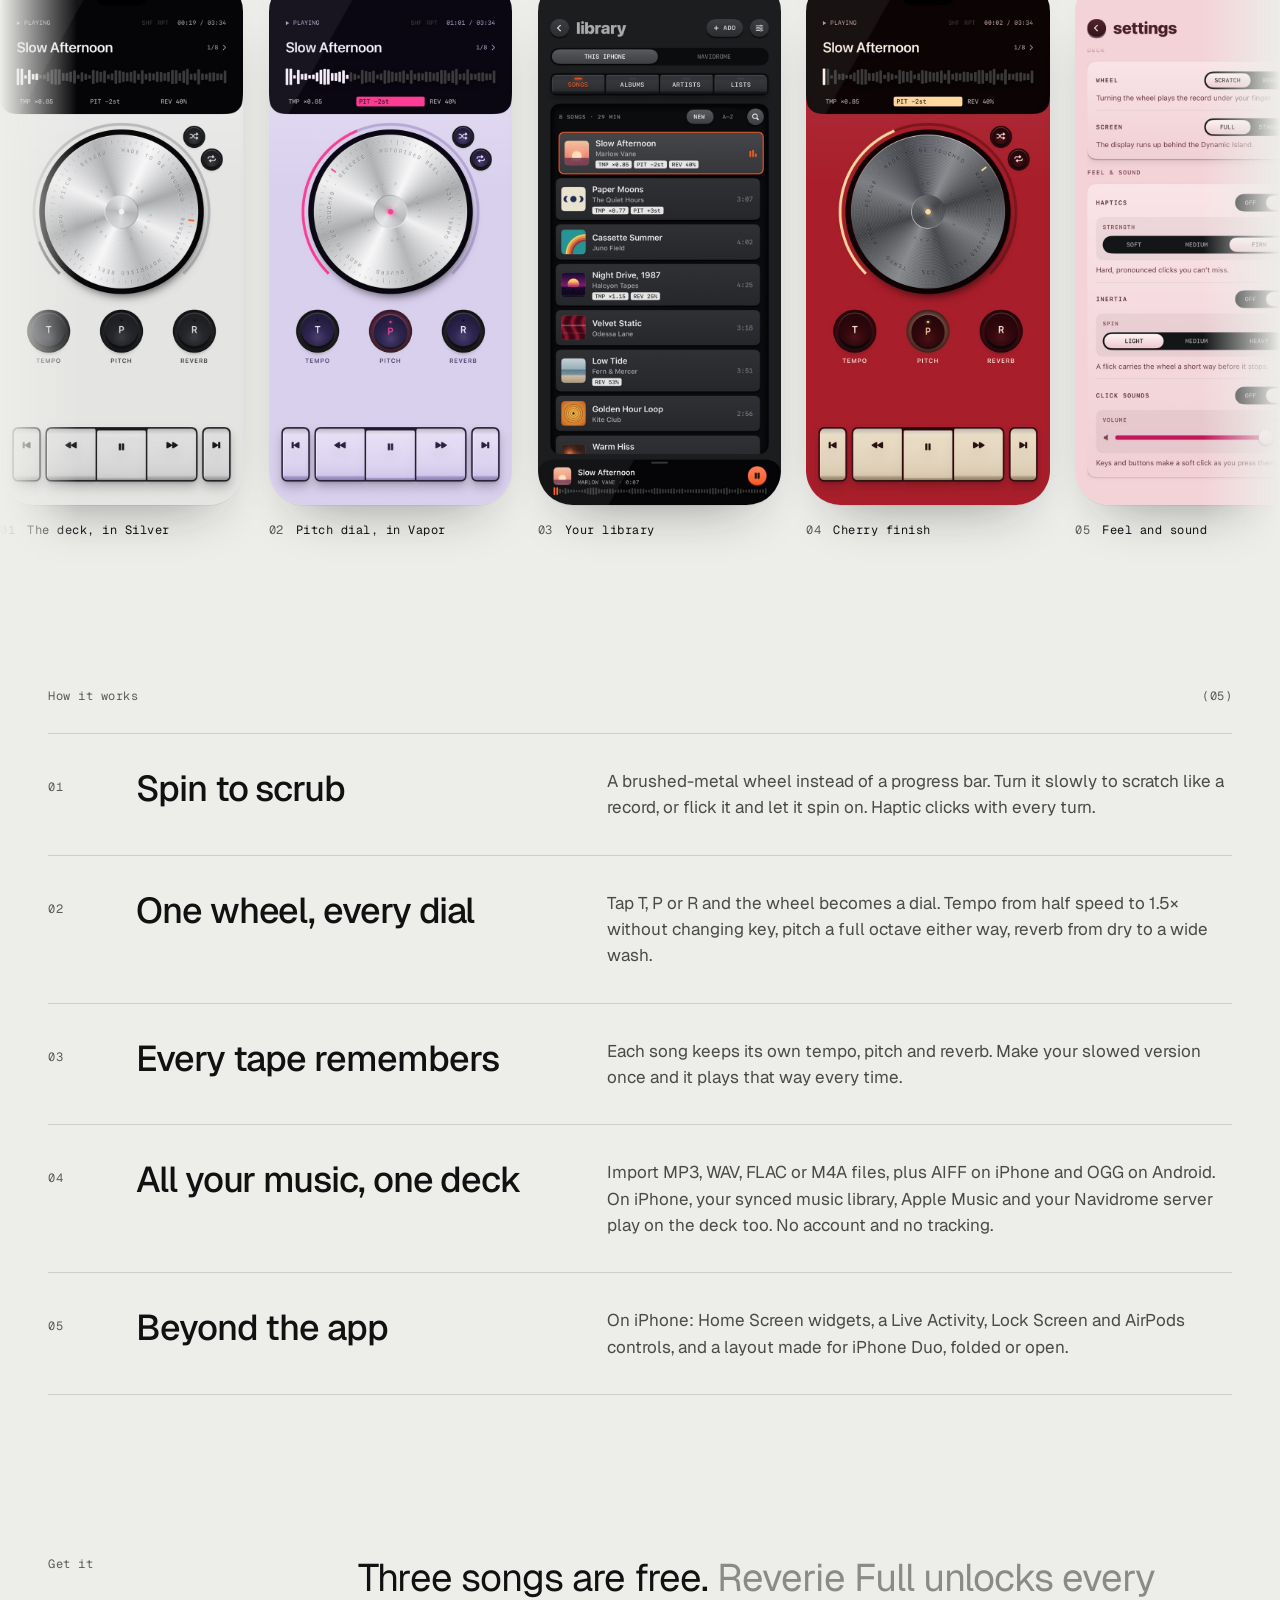
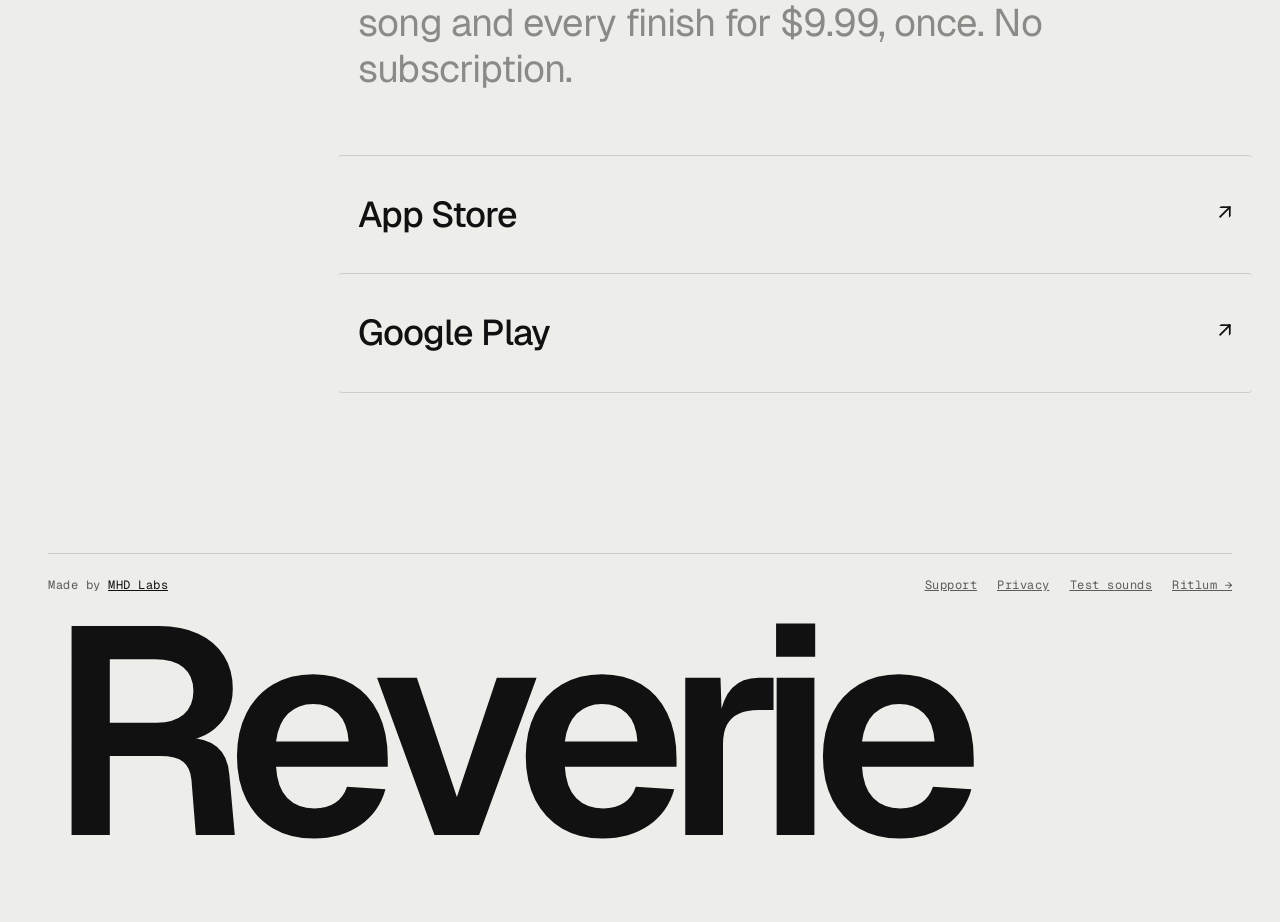
<file: reverie/get.html>
<!doctype html><html lang="en"><head><meta charset="utf-8"><meta name="viewport" content="width=device-width,initial-scale=1"><link rel="preconnect" href="https://fonts.googleapis.com"><link rel="preconnect" href="https://fonts.gstatic.com" crossorigin><link rel="stylesheet" href="https://fonts.googleapis.com/css2?family=Geist:wght@300..700&family=Geist+Mono:wght@400..600&display=swap"><link rel="stylesheet" href="/style.css"><title>Get Reverie</title><meta name="robots" content="noindex">
<script>
var ua=navigator.userAgent,ios="https://apps.apple.com/app/id6829723858",android="https://play.google.com/store/apps/details?id=com.mhd3v.reverie";
if(/android/i.test(ua))location.replace(android);
else if(/iphone|ipad|ipod/i.test(ua)||(/macintosh/i.test(ua)&&navigator.maxTouchPoints>1))location.replace(ios);
else location.replace("/reverie/");
</script></head><body><main class="doc">
<header class="top"><div class="crumbs"><a class="up" href="/">MHD Labs</a><span class="sep">/</span><a href="/reverie/">Reverie</a></div></header>
<h1>Get Reverie.</h1>
<div class="go-list">
<a class="go" href="https://apps.apple.com/app/id6829723858"><span>App Store</span><span class="arrow" aria-hidden="true">↗</span></a>
<a class="go" href="https://play.google.com/store/apps/details?id=com.mhd3v.reverie"><span>Google Play</span><span class="arrow" aria-hidden="true">↗</span></a>
</div>
</main></body></html>
</file>
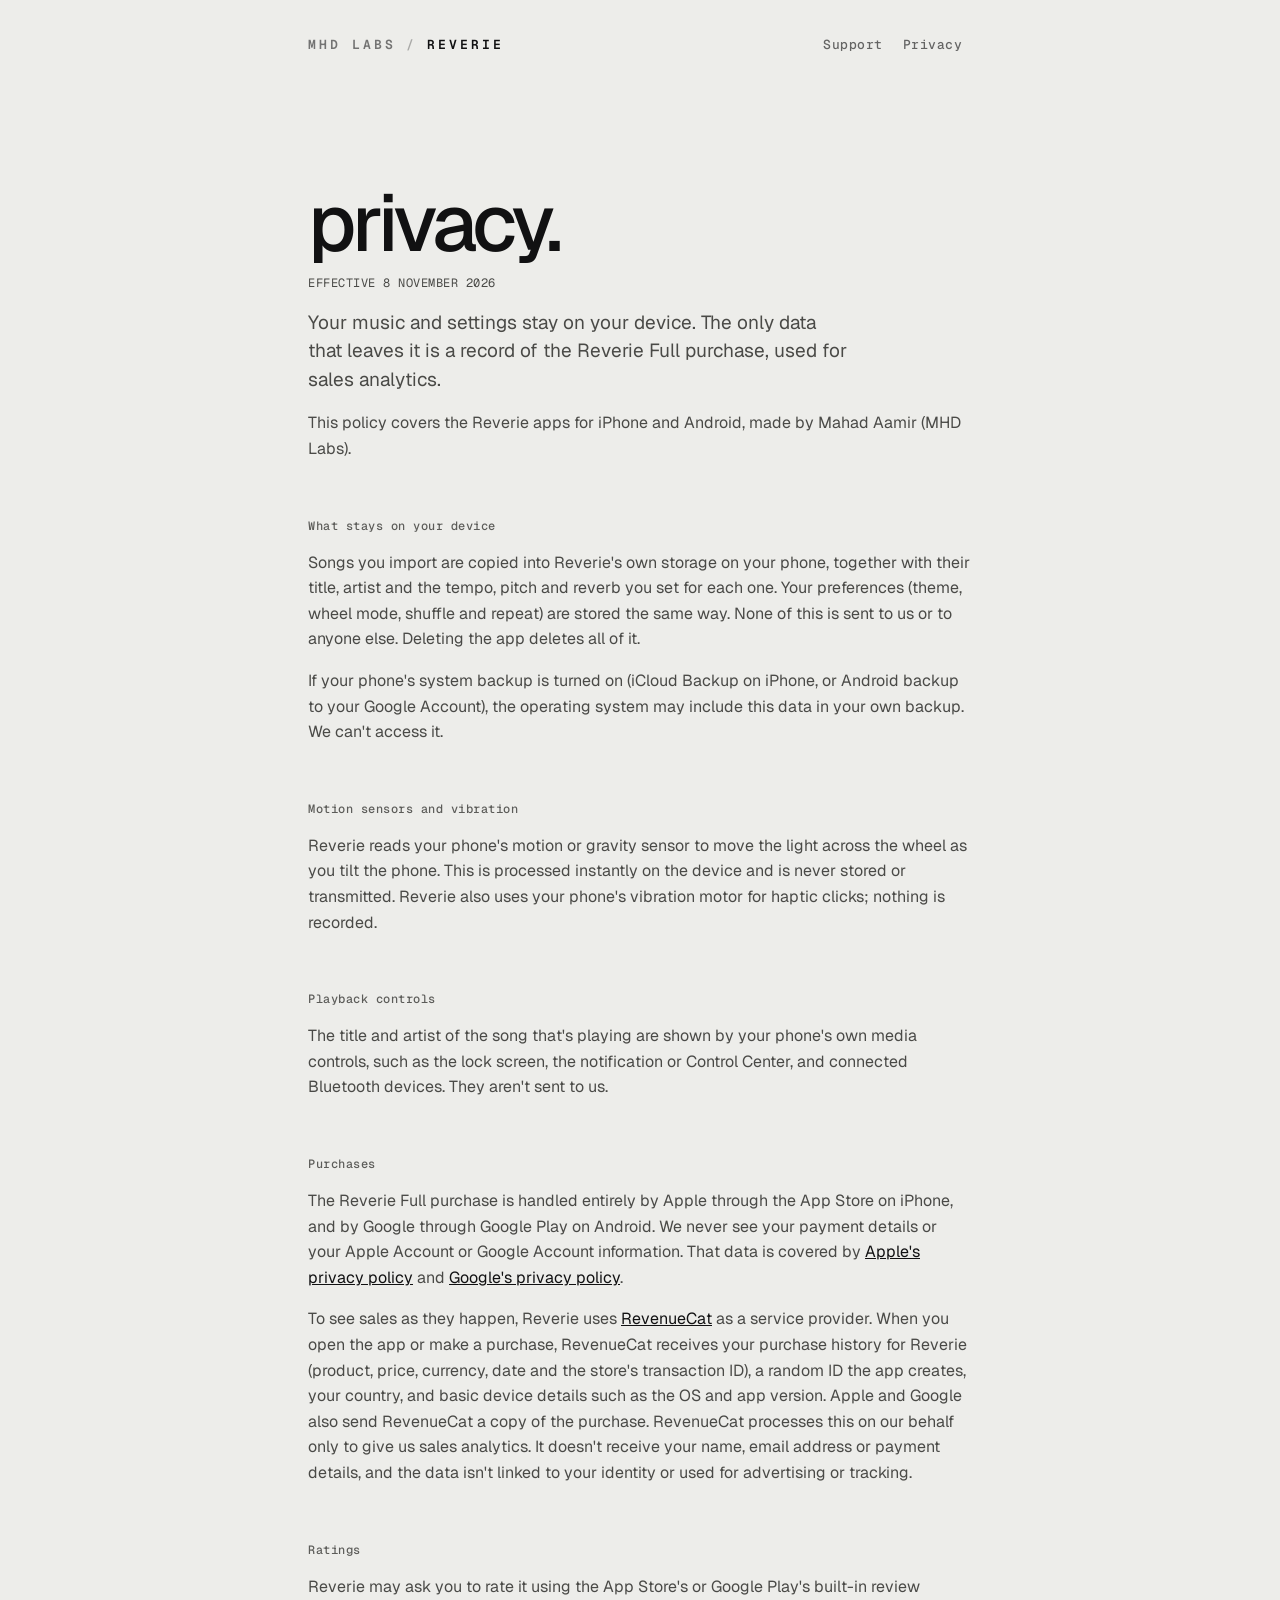
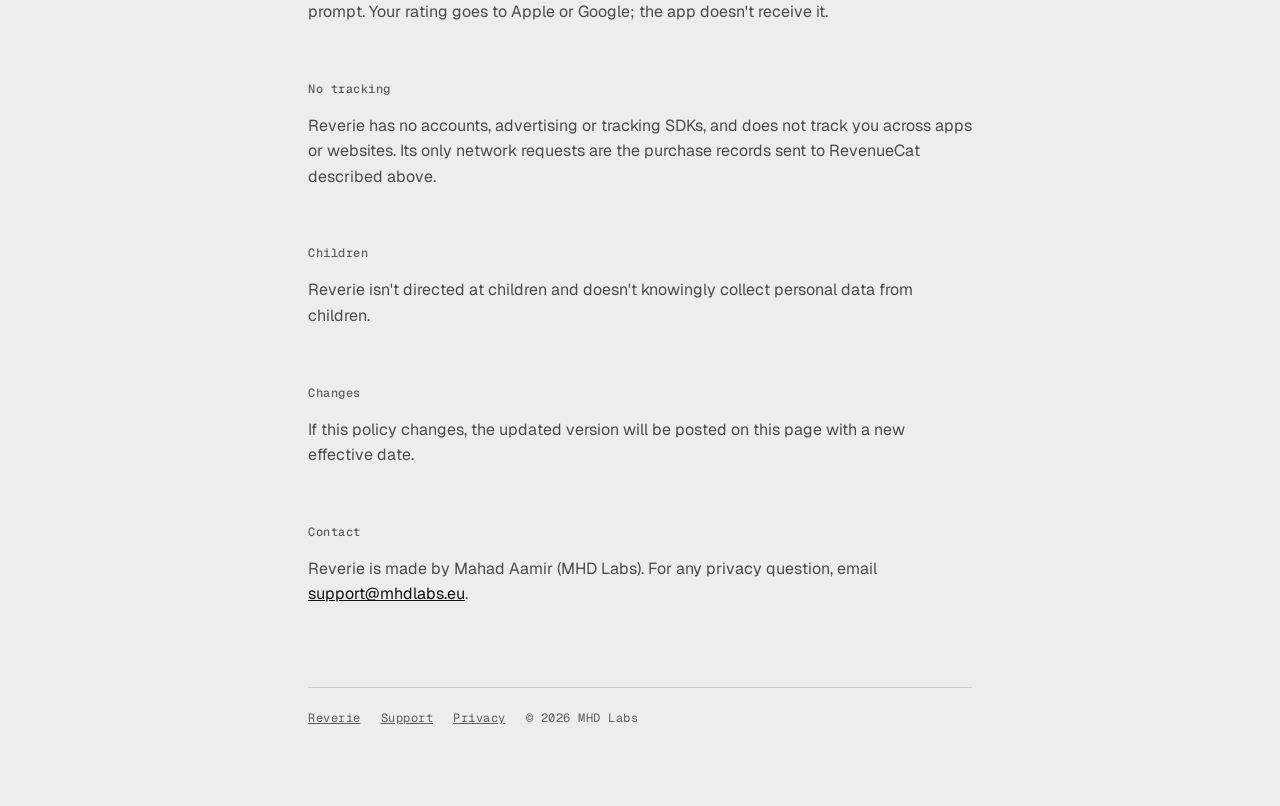
<file: reverie/privacy.html>
<!doctype html><html lang="en"><head><meta charset="utf-8"><meta name="viewport" content="width=device-width,initial-scale=1"><link rel="preconnect" href="https://fonts.googleapis.com"><link rel="preconnect" href="https://fonts.gstatic.com" crossorigin><link rel="stylesheet" href="https://fonts.googleapis.com/css2?family=Geist:wght@300..700&family=Geist+Mono:wght@400..600&display=swap"><link rel="stylesheet" href="/style.css"><title>Reverie Privacy Policy</title><meta name="description" content="Reverie keeps your music on your device and only shares purchase records for sales analytics."></head><body><main class="doc">
<header class="top"><div class="crumbs"><a class="up" href="/">MHD Labs</a><span class="sep">/</span><a href="/reverie/">Reverie</a></div><nav class="nav"><a href="/reverie/support">Support</a><a href="/reverie/privacy">Privacy</a></nav></header>
<h1>privacy.</h1>
<p class="meta">EFFECTIVE 8 NOVEMBER 2026</p>
<p class="lede">Your music and settings stay on your device. The only data that leaves it is a record of the Reverie Full purchase, used for sales analytics.</p>
<p>This policy covers the Reverie apps for iPhone and Android, made by Mahad Aamir (MHD Labs).</p>
<h2>What stays on your device</h2>
<p>Songs you import are copied into Reverie's own storage on your phone, together with their title, artist and the tempo, pitch and reverb you set for each one. Your preferences (theme, wheel mode, shuffle and repeat) are stored the same way. None of this is sent to us or to anyone else. Deleting the app deletes all of it.</p>
<p>If your phone's system backup is turned on (iCloud Backup on iPhone, or Android backup to your Google Account), the operating system may include this data in your own backup. We can't access it.</p>
<h2>Motion sensors and vibration</h2>
<p>Reverie reads your phone's motion or gravity sensor to move the light across the wheel as you tilt the phone. This is processed instantly on the device and is never stored or transmitted. Reverie also uses your phone's vibration motor for haptic clicks; nothing is recorded.</p>
<h2>Playback controls</h2>
<p>The title and artist of the song that's playing are shown by your phone's own media controls, such as the lock screen, the notification or Control Center, and connected Bluetooth devices. They aren't sent to us.</p>
<h2>Purchases</h2>
<p>The Reverie Full purchase is handled entirely by Apple through the App Store on iPhone, and by Google through Google Play on Android. We never see your payment details or your Apple Account or Google Account information. That data is covered by <a href="https://www.apple.com/legal/privacy/">Apple's privacy policy</a> and <a href="https://policies.google.com/privacy">Google's privacy policy</a>.</p>
<p>To see sales as they happen, Reverie uses <a href="https://www.revenuecat.com/privacy/">RevenueCat</a> as a service provider. When you open the app or make a purchase, RevenueCat receives your purchase history for Reverie (product, price, currency, date and the store's transaction ID), a random ID the app creates, your country, and basic device details such as the OS and app version. Apple and Google also send RevenueCat a copy of the purchase. RevenueCat processes this on our behalf only to give us sales analytics. It doesn't receive your name, email address or payment details, and the data isn't linked to your identity or used for advertising or tracking.</p>
<h2>Ratings</h2>
<p>Reverie may ask you to rate it using the App Store's or Google Play's built-in review prompt. Your rating goes to Apple or Google; the app doesn't receive it.</p>
<h2>No tracking</h2>
<p>Reverie has no accounts, advertising or tracking SDKs, and does not track you across apps or websites. Its only network requests are the purchase records sent to RevenueCat described above.</p>
<h2>Children</h2>
<p>Reverie isn't directed at children and doesn't knowingly collect personal data from children.</p>
<h2>Changes</h2>
<p>If this policy changes, the updated version will be posted on this page with a new effective date.</p>
<h2>Contact</h2>
<p>Reverie is made by Mahad Aamir (MHD Labs). For any privacy question, email <a href="mailto:support@mhdlabs.eu">support@mhdlabs.eu</a>.</p>
<footer><a href="/reverie/">Reverie</a><a href="/reverie/support">Support</a><a href="/reverie/privacy">Privacy</a><span>© 2026 MHD Labs</span></footer></main></body></html>
</file>
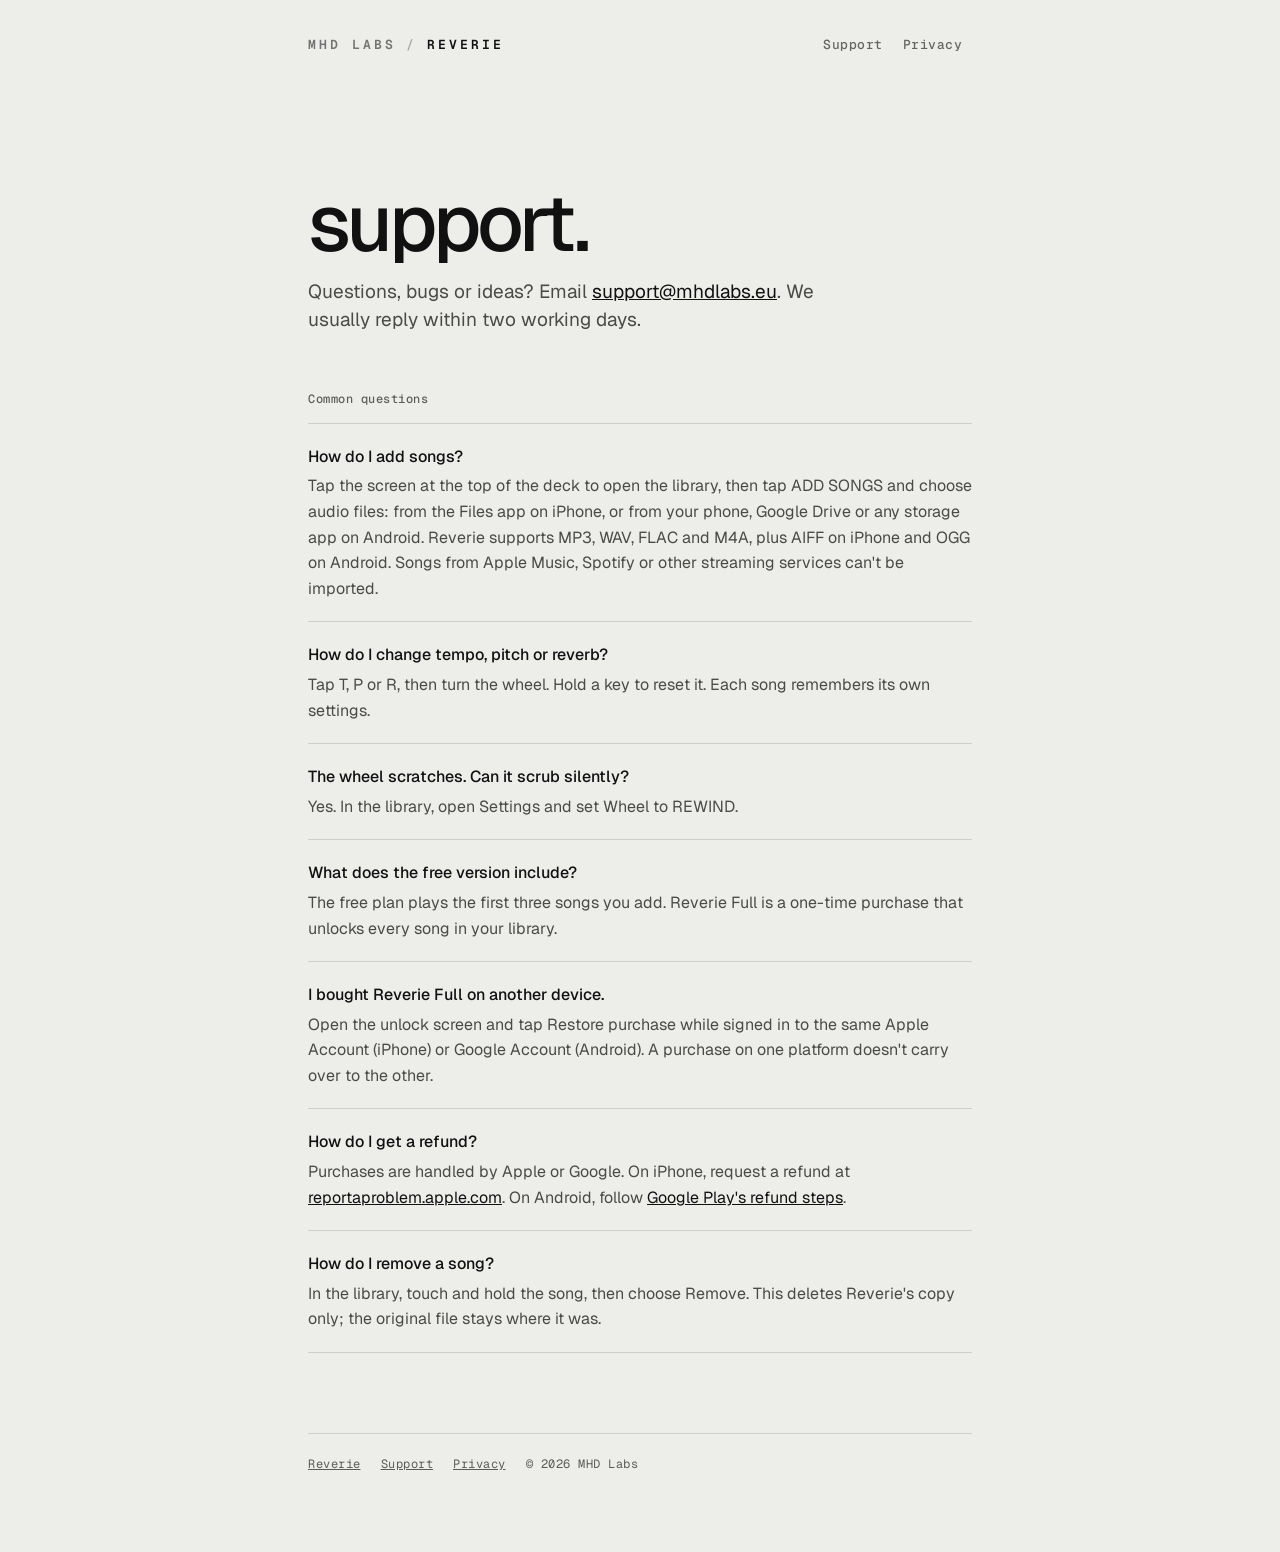
<file: reverie/support.html>
<!doctype html><html lang="en"><head><meta charset="utf-8"><meta name="viewport" content="width=device-width,initial-scale=1"><link rel="preconnect" href="https://fonts.googleapis.com"><link rel="preconnect" href="https://fonts.gstatic.com" crossorigin><link rel="stylesheet" href="https://fonts.googleapis.com/css2?family=Geist:wght@300..700&family=Geist+Mono:wght@400..600&display=swap"><link rel="stylesheet" href="/style.css"><title>Reverie Support</title><meta name="description" content="Help and contact for Reverie."></head><body><main class="doc">
<header class="top"><div class="crumbs"><a class="up" href="/">MHD Labs</a><span class="sep">/</span><a href="/reverie/">Reverie</a></div><nav class="nav"><a href="/reverie/support">Support</a><a href="/reverie/privacy">Privacy</a></nav></header>
<h1>support.</h1>
<p class="lede">Questions, bugs or ideas? Email <a href="mailto:support@mhdlabs.eu">support@mhdlabs.eu</a>. We usually reply within two working days.</p>
<h2>Common questions</h2>
<div class="card">
<div><b>How do I add songs?</b>Tap the screen at the top of the deck to open the library, then tap ADD SONGS and choose audio files: from the Files app on iPhone, or from your phone, Google Drive or any storage app on Android. Reverie supports MP3, WAV, FLAC and M4A, plus AIFF on iPhone and OGG on Android. Songs from Apple Music, Spotify or other streaming services can't be imported.</div>
<div><b>How do I change tempo, pitch or reverb?</b>Tap T, P or R, then turn the wheel. Hold a key to reset it. Each song remembers its own settings.</div>
<div><b>The wheel scratches. Can it scrub silently?</b>Yes. In the library, open Settings and set Wheel to REWIND.</div>
<div><b>What does the free version include?</b>The free plan plays the first three songs you add. Reverie Full is a one-time purchase that unlocks every song in your library.</div>
<div><b>I bought Reverie Full on another device.</b>Open the unlock screen and tap Restore purchase while signed in to the same Apple Account (iPhone) or Google Account (Android). A purchase on one platform doesn't carry over to the other.</div>
<div><b>How do I get a refund?</b>Purchases are handled by Apple or Google. On iPhone, request a refund at <a href="https://reportaproblem.apple.com">reportaproblem.apple.com</a>. On Android, follow <a href="https://support.google.com/googleplay/answer/2479637">Google Play's refund steps</a>.</div>
<div><b>How do I remove a song?</b>In the library, touch and hold the song, then choose Remove. This deletes Reverie's copy only; the original file stays where it was.</div>
</div>
<footer><a href="/reverie/">Reverie</a><a href="/reverie/support">Support</a><a href="/reverie/privacy">Privacy</a><span>© 2026 MHD Labs</span></footer></main></body></html>
</file>
<file: style.css>
:root{--bg:#EDEDEA;--ink:#111112;--ink-2:#4A4A47;--dim:#5C5C59;--faint:#8A8A86;--line:rgba(17,17,18,.14);--max:1360px;--pad:clamp(16px,4vw,48px);--ease:cubic-bezier(.2,.75,.1,1);--sans:Geist,-apple-system,BlinkMacSystemFont,"Helvetica Neue",sans-serif;--mono:"Geist Mono",ui-monospace,"SF Mono",Menlo,monospace}
*{box-sizing:border-box}
html{-webkit-text-size-adjust:100%;scroll-behavior:smooth}
body{margin:0;background:var(--bg);color:var(--ink);font:16px/1.6 var(--sans);overflow-x:hidden}
a{color:var(--ink)}
img{max-width:100%}
:focus-visible{outline:2px solid var(--ink);outline-offset:3px}

.wrap{max-width:var(--max);margin:0 auto;padding:0 var(--pad)}
.mono,.label{font:12px/1.5 var(--mono);letter-spacing:.5px}
.label{color:var(--dim)}
.label-row{display:flex;justify-content:space-between;gap:12px;margin-bottom:28px}

.top{display:flex;flex-wrap:wrap;align-items:center;justify-content:space-between;gap:12px;padding-top:24px;padding-bottom:24px}
.crumbs{display:flex;gap:10px;font:600 13px var(--mono);letter-spacing:3px;text-transform:uppercase}
.crumbs a,a.crumbs{text-decoration:none}
.crumbs .up{opacity:.55}
.crumbs .sep{opacity:.3}
.nav{display:flex;flex-wrap:wrap;font:500 13px var(--mono);letter-spacing:.5px}
.nav a{text-decoration:none;padding:12px 10px;opacity:.62;transition:opacity .2s}
.nav a:hover{opacity:1}

.display{margin:0;font-size:clamp(44px,8.4vw,132px);line-height:.94;letter-spacing:-.055em;font-weight:500}
.line{display:block;overflow:hidden;padding-bottom:.08em;margin-bottom:-.08em}
.line>span{display:inline-block;animation:rise 1.1s var(--ease) both}
.line:nth-child(2)>span{animation-delay:.12s}
.fade{animation:fade 1s var(--ease) .6s both}
@keyframes rise{from{transform:translateY(110%)}to{transform:none}}
@keyframes fade{from{opacity:0;transform:translateY(8px)}to{opacity:1;transform:none}}
.lede{margin:32px 0 0;max-width:540px;font-size:19px;line-height:1.5;color:var(--ink-2)}
.hero{padding-top:clamp(64px,10vw,140px)}
.hero .label{margin:0 0 28px}

.field-hero{position:relative;display:flex;flex-direction:column;justify-content:flex-end;min-height:clamp(620px,88vh,840px)}
.field-hero>.wrap{position:relative;z-index:1;width:100%;pointer-events:none}
.field{position:absolute;inset:0;-webkit-mask-image:linear-gradient(to bottom,transparent,#000 10%,#000 86%,transparent);mask-image:linear-gradient(to bottom,transparent,#000 10%,#000 86%,transparent)}
.field canvas{position:absolute;inset:0;width:100%;height:100%;display:block;touch-action:pan-y;cursor:crosshair}
.hero-meta{display:flex;flex-wrap:wrap;justify-content:space-between;gap:12px 16px;margin-top:40px;padding:18px 0 40px;border-top:1px solid var(--line);color:var(--dim)}

.section{padding-top:140px}
.row{display:grid;grid-template-columns:64px 136px minmax(0,1fr) minmax(0,1.3fr) 150px 32px;align-items:center;column-gap:24px;padding:34px 20px;margin:0 -20px;border-top:1px solid var(--line);text-decoration:none;border-radius:4px;transition:background .45s var(--ease),color .45s var(--ease)}
.row:last-child{border-bottom:1px solid var(--line)}
.row:hover{background:var(--ink);color:var(--bg)}
.row .name{font-size:clamp(30px,3.4vw,44px);letter-spacing:-.035em;font-weight:500}
.row .desc{font-size:17px;line-height:1.45}
.row .dim{opacity:.58}
.row canvas{display:block;width:112px;height:36px}
.arrow{font-size:22px;text-align:right;transition:transform .45s var(--ease)}
.row:hover .arrow{transform:translateX(6px)}

.statement{display:flex;flex-wrap:wrap;gap:32px;padding-top:160px}
.statement>.label{flex:1 1 200px}
.statement>.body{flex:4 1 560px;min-width:0}
.big{margin:0;font-size:clamp(26px,3vw,40px);line-height:1.18;letter-spacing:-.025em;font-weight:400}
.big .soft{color:var(--faint)}

.feat{display:grid;grid-template-columns:64px minmax(0,1fr) minmax(0,1.4fr);column-gap:24px;row-gap:8px;padding:34px 0;border-top:1px solid var(--line)}
.feat:last-child{border-bottom:1px solid var(--line)}
.feat .num{color:var(--dim);padding-top:10px}
.feat h3{margin:0;font-size:clamp(26px,2.8vw,36px);letter-spacing:-.03em;font-weight:500;line-height:1.15}
.feat p{margin:0;font-size:17px;line-height:1.55;color:var(--ink-2)}

.go-list{margin-top:64px}
.go{display:flex;justify-content:space-between;align-items:center;gap:16px;padding:30px 20px;margin:0 -20px;border-top:1px solid var(--line);text-decoration:none;border-radius:4px;transition:background .45s var(--ease),color .45s var(--ease)}
.go:last-child{border-bottom:1px solid var(--line)}
.go:hover{background:var(--ink);color:var(--bg)}
.go span:first-child{font-size:clamp(26px,2.8vw,36px);letter-spacing:-.03em;font-weight:500}
.go:hover .arrow{transform:translate(4px,-4px)}

.instrument{padding-top:clamp(56px,8vw,104px)}
.instrument .frame{border-top:1px solid var(--line);border-bottom:1px solid var(--line)}
.instrument canvas{display:block;width:100%}
.habits{height:300px;margin:20px 0}
.deck{display:grid;grid-template-columns:minmax(0,1.05fr) minmax(0,1fr);grid-template-areas:"wheel tape" "wheel keys";align-items:end;column-gap:clamp(32px,6vw,96px);row-gap:28px;padding:clamp(32px,5vw,56px) 0;border-top:1px solid var(--line);border-bottom:1px solid var(--line)}
.deck .wheel{grid-area:wheel;align-self:center;justify-self:center;width:100%;max-width:540px;aspect-ratio:1;touch-action:none;cursor:grab}
.deck .wheel:active{cursor:grabbing}
.deck .tape{grid-area:tape;height:200px}
.keys{grid-area:keys;display:grid;grid-template-columns:repeat(4,minmax(0,1fr));gap:12px}
.key.play .k{height:30px;display:flex;align-items:center}
.key.play .i-pause,.key.play[aria-pressed="true"] .i-play{display:none}
.key.play[aria-pressed="true"] .i-pause{display:block}
.key.play[aria-pressed="false"]{border-color:var(--ink)}
.key{appearance:none;display:flex;flex-direction:column;align-items:flex-start;gap:4px;min-width:0;padding:16px 14px 14px;border:1px solid rgba(17,17,18,.22);border-radius:4px;background:transparent;color:var(--ink);font:inherit;text-align:left;cursor:pointer;transition:background .3s var(--ease),color .3s var(--ease),border-color .3s var(--ease)}
.key:hover{border-color:var(--ink)}
.key .k{font-size:30px;line-height:1;font-weight:500;letter-spacing:-.02em;margin-bottom:10px}
.key output{opacity:.6}
.key[aria-pressed="true"]{background:var(--ink);color:var(--bg);border-color:var(--ink)}
.hint{display:flex;flex-wrap:wrap;justify-content:space-between;gap:12px;margin:14px 0 0;color:var(--dim)}

.reel{overflow:hidden;padding:8px 0 48px;-webkit-mask-image:linear-gradient(to right,transparent,#000 6%,#000 94%,transparent);mask-image:linear-gradient(to right,transparent,#000 6%,#000 94%,transparent)}
.strip{display:flex;width:max-content;margin:0;padding:0;list-style:none;animation:drift 80s linear infinite}
.reel:hover .strip{animation-play-state:paused}
@keyframes drift{from{transform:translateX(0)}to{transform:translateX(-50%)}}
.shot{flex:none;width:clamp(200px,21vw,280px);margin:0;padding-right:clamp(16px,2vw,28px);display:flex;flex-direction:column;gap:16px}
.shot img{display:block;width:100%;height:auto;border-radius:clamp(26px,2.7vw,38px);box-shadow:0 1px 0 rgba(17,17,18,.06),0 28px 56px -32px rgba(17,17,18,.45);transition:transform .6s var(--ease)}
.shot:hover img{transform:translateY(-8px)}
.shot figcaption{display:flex;gap:12px;color:var(--dim)}
.shot figcaption span:last-child{color:var(--ink)}

.foot{padding-top:160px}
.foot-bar{display:flex;flex-wrap:wrap;justify-content:space-between;gap:16px;padding:22px 0;border-top:1px solid var(--line);color:var(--dim)}
.foot-bar a{color:var(--dim)}
.foot-bar .links{display:flex;flex-wrap:wrap;gap:20px}
.wordmark{font-size:clamp(84px,19.5vw,280px);line-height:.78;letter-spacing:-.07em;font-weight:600;white-space:nowrap;margin-bottom:-.06em;user-select:none}
.wordmark.app{font-size:clamp(96px,23vw,330px)}

main.doc{max-width:760px;margin:0 auto;padding:0 var(--pad) 80px}
main.doc .top{padding-left:0;padding-right:0}
main.doc h1{margin:clamp(48px,8vw,96px) 0 12px;font-size:clamp(44px,7vw,80px);line-height:.96;letter-spacing:-.05em;font-weight:500}
main.doc h1 em{font-style:normal}
main.doc h2{margin:56px 0 12px;font:500 12px var(--mono);letter-spacing:.5px;color:var(--dim)}
main.doc p,main.doc li{color:var(--ink-2)}
main.doc .lede{margin-top:16px}
.meta{font:12px/1.6 var(--mono);letter-spacing:.5px;color:var(--dim)}
.card{border-top:1px solid var(--line);margin-top:16px}
.card>div{padding:20px 0;border-bottom:1px solid var(--line);color:var(--ink-2)}
.card b{display:block;color:var(--ink);font-weight:500;margin-bottom:4px}
.btn{display:inline-flex;align-items:center;min-height:48px;margin-top:24px;padding:0 22px;border-radius:4px;background:var(--ink);color:var(--bg);text-decoration:none;font:500 13px var(--mono);letter-spacing:.5px}
main.doc footer{display:flex;flex-wrap:wrap;gap:20px;margin-top:80px;padding-top:22px;border-top:1px solid var(--line);font:12px var(--mono);letter-spacing:.5px;color:var(--dim)}
main.doc footer a{color:var(--dim)}

@media (max-width:600px){.nav .hide-sm{display:none}}
@media (max-width:860px){
  .deck{grid-template-columns:minmax(0,1fr);grid-template-areas:"tape" "wheel" "keys";align-items:stretch}
  .deck .wheel{max-width:min(100%,420px)}
  .deck .tape{height:150px}
  .row{grid-template-columns:40px minmax(0,1fr) 32px;row-gap:10px}
  .row .hide-sm{display:none}
  .feat{grid-template-columns:40px minmax(0,1fr)}
  .feat p{grid-column:2}
}
@media (prefers-reduced-motion:reduce){
  .line>span,.fade,.strip{animation:none}
  .reel{overflow-x:auto}
}
</file>
